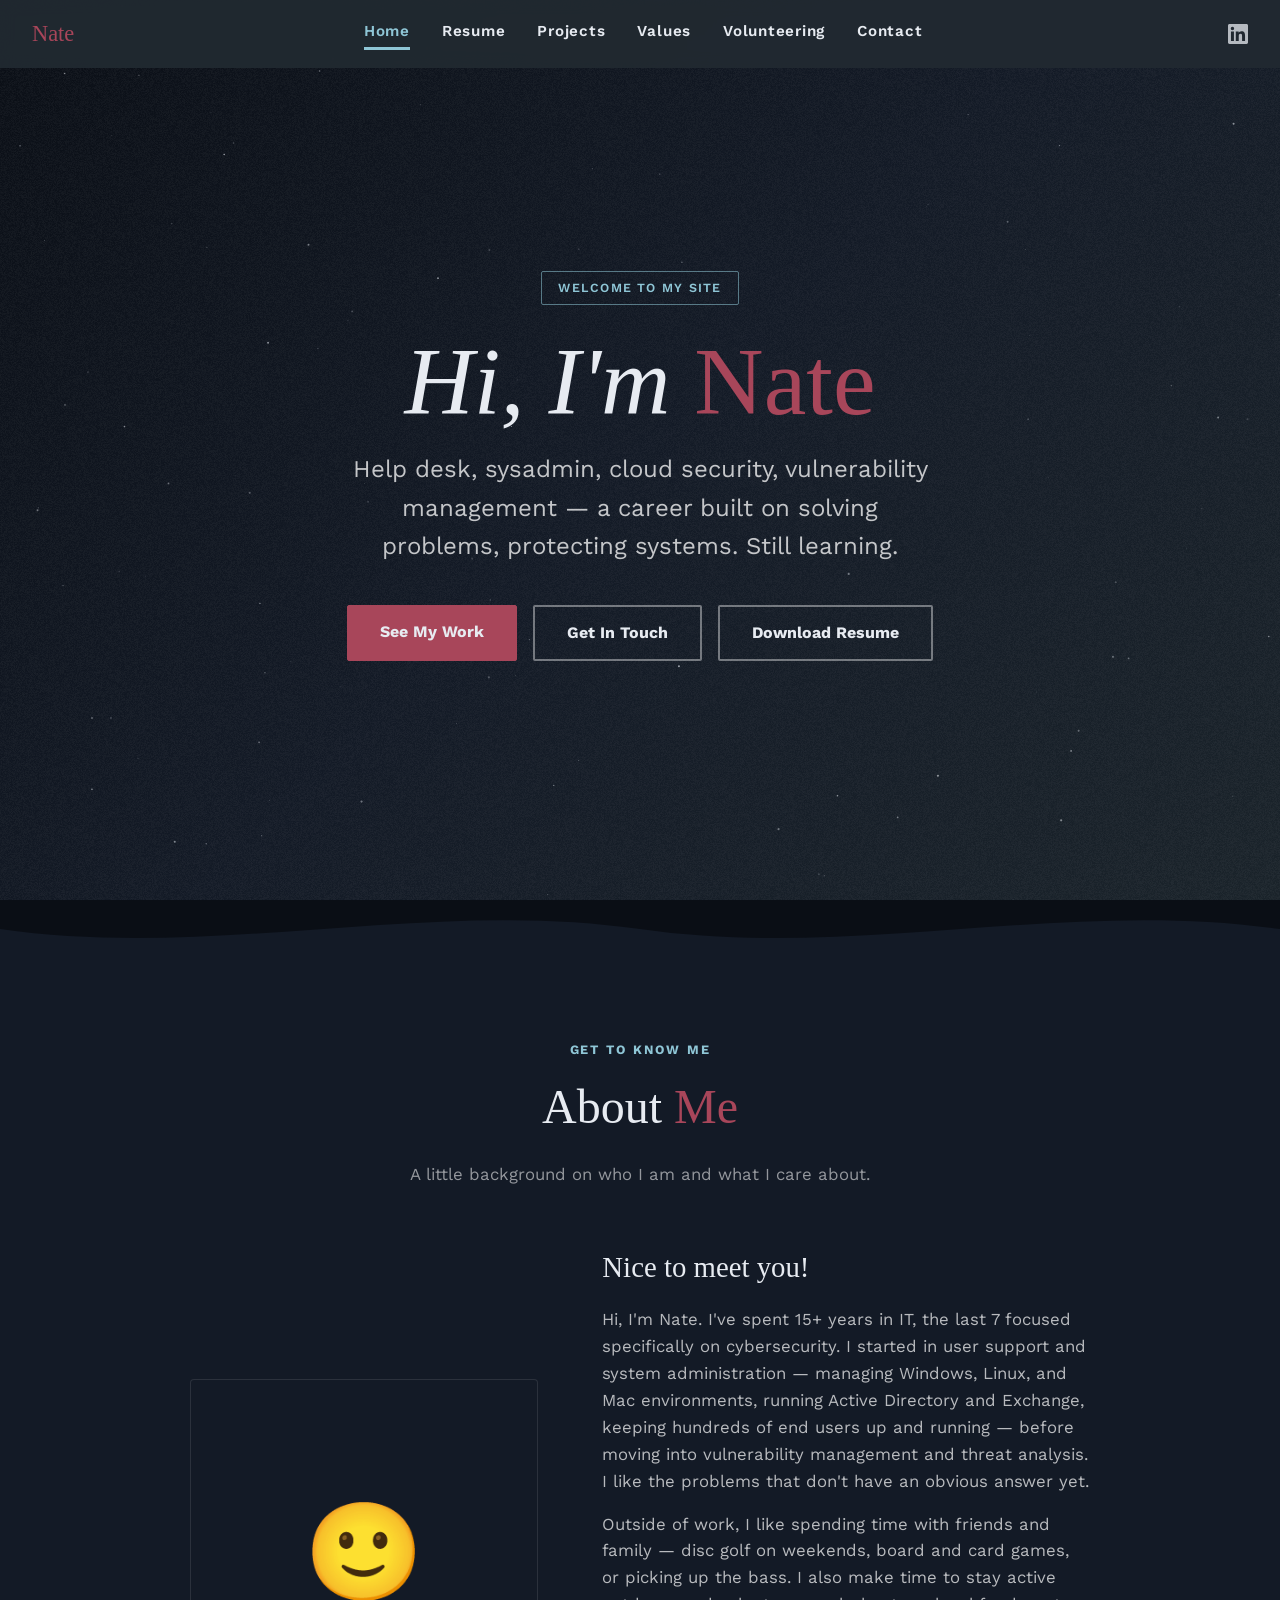
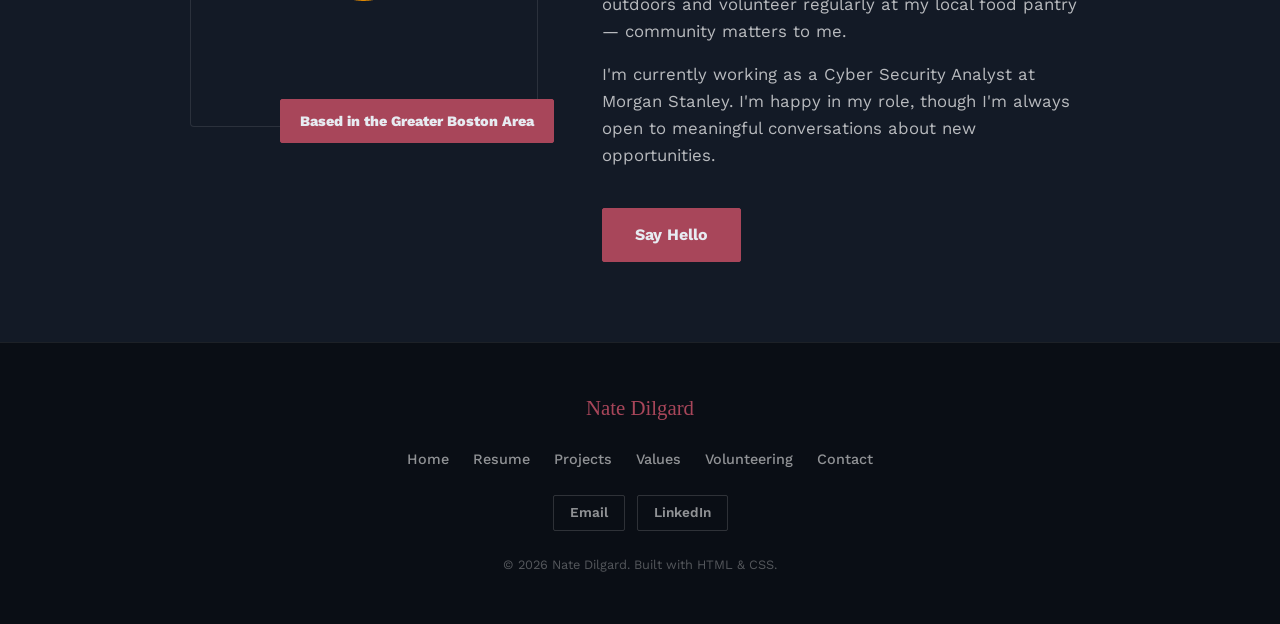
<file: index.html>
<!DOCTYPE html>
<html lang="en">
<head>
  <meta charset="UTF-8" />
  <meta name="viewport" content="width=device-width, initial-scale=1.0" />
  <title>Nate Dilgard — Personal Website</title>
  <meta name="description" content="Nate Dilgard — Cybersecurity professional with 15+ years in IT and 7 in security. Specializing in vulnerability management, cloud security, and incident response. Based in the Greater Boston area." />
  <meta property="og:type" content="website" />
  <meta property="og:title" content="Nate Dilgard — Cybersecurity Professional" />
  <meta property="og:description" content="15+ years in IT and cybersecurity. Vulnerability management, cloud security, and incident response specialist based in the Greater Boston area." />
  <link rel="icon" type="image/svg+xml" href="favicon.svg" />
  <link rel="stylesheet" href="styles.css" />
</head>
<body>

  <nav>
    <a href="index.html" class="nav-logo">Nate</a>
    <ul class="nav-links">
      <li><a href="index.html" class="active">Home</a></li>
      <li><a href="resume.html">Resume</a></li>
      <li><a href="projects.html">Projects</a></li>
      <li><a href="values.html">Values</a></li>
      <li><a href="volunteering.html">Volunteering</a></li>
      <li><a href="contact.html">Contact</a></li>
    </ul>
    <a href="https://www.linkedin.com/in/nate-dilgard-48466a14/" class="nav-linkedin" target="_blank" rel="noopener noreferrer">
      <svg xmlns="http://www.w3.org/2000/svg" viewBox="0 0 24 24" width="20" height="20" fill="currentColor"><path d="M20.447 20.452h-3.554v-5.569c0-1.328-.027-3.037-1.852-3.037-1.853 0-2.136 1.445-2.136 2.939v5.667H9.351V9h3.414v1.561h.046c.477-.9 1.637-1.85 3.37-1.85 3.601 0 4.267 2.37 4.267 5.455v6.286zM5.337 7.433a2.062 2.062 0 0 1-2.063-2.065 2.064 2.064 0 1 1 2.063 2.065zm1.782 13.019H3.555V9h3.564v11.452zM22.225 0H1.771C.792 0 0 .774 0 1.729v20.542C0 23.227.792 24 1.771 24h20.451C23.2 24 24 23.227 24 22.271V1.729C24 .774 23.2 0 22.222 0h.003z"/></svg>
    </a>
    <button class="nav-hamburger" aria-label="Toggle menu">
      <span></span><span></span><span></span>
    </button>
  </nav>

  <!-- ===================== HERO ===================== -->
  <section id="hero">
    <canvas id="hero-texture" aria-hidden="true"></canvas>
    <span class="hero-tag">Welcome to my site</span>

    <h1 class="hero-name">
      Hi, I'm <span>Nate</span>
    </h1>

    <p class="hero-tagline">
      Help desk, sysadmin, cloud security, vulnerability management — a career built on solving problems, protecting systems. Still learning.
    </p>

    <div class="hero-buttons">
      <a href="projects.html" class="btn btn-primary">See My Work</a>
      <a href="contact.html" class="btn btn-secondary">Get In Touch</a>
      <a href="Files/Nathan_Dilgard_Resume.pdf" download class="btn btn-secondary">Download Resume</a>
    </div>
  </section>

  <div class="wave-divider">
    <svg viewBox="0 0 1440 70" preserveAspectRatio="none" xmlns="http://www.w3.org/2000/svg">
      <path d="M0,35 C240,70 480,0 720,35 C960,70 1200,0 1440,35 L1440,70 L0,70 Z" fill="#131a26"/>
    </svg>
  </div>

  <!-- ===================== ABOUT ===================== -->
  <section id="about">
    <p class="section-label">Get to know me</p>
    <h2 class="section-title">About <span>Me</span></h2>
    <p class="section-subtitle">A little background on who I am and what I care about.</p>

    <div class="about-grid">
      <div class="about-avatar-wrap">
        <div class="about-avatar">🙂</div>
        <div class="about-badge">Based in the Greater Boston Area</div>
      </div>

      <div class="about-text">
        <h3>Nice to meet you!</h3>

        <p>
          Hi, I'm Nate. I've spent 15+ years in IT, the last 7 focused specifically on
          cybersecurity. I started in user support and system administration — managing
          Windows, Linux, and Mac environments, running Active Directory and Exchange, keeping
          hundreds of end users up and running — before moving into vulnerability management
          and threat analysis. I like the problems that don't have an obvious answer yet.
        </p>
        <p>
          Outside of work, I like spending time with friends and family — disc golf on weekends,
          board and card games, or picking up the bass. I also make time to stay active outdoors
          and volunteer regularly at my local food pantry — community matters to me.
        </p>
        <p>
          I'm currently working as a Cyber Security Analyst at Morgan Stanley. I'm happy in
          my role, though I'm always open to meaningful conversations about new opportunities.
        </p>

        <a href="contact.html" class="btn btn-primary" style="margin-top:1.5rem;">Say Hello</a>
      </div>
    </div>
  </section>

  <button class="back-to-top" id="back-to-top" aria-label="Back to top">↑</button>

  <footer>
    <div class="footer-content">
      <a href="index.html" class="footer-brand">Nate Dilgard</a>
      <nav class="footer-nav">
        <a href="index.html">Home</a>
        <a href="resume.html">Resume</a>
        <a href="projects.html">Projects</a>
        <a href="values.html">Values</a>
        <a href="volunteering.html">Volunteering</a>
        <a href="contact.html">Contact</a>
      </nav>
      <div class="footer-social">
        <a href="mailto:ndilgard@gmail.com">Email</a>
        <a href="https://www.linkedin.com/in/nate-dilgard-48466a14/" target="_blank" rel="noopener noreferrer">LinkedIn</a>
      </div>
      <p class="footer-copy">© 2026 Nate Dilgard. Built with HTML &amp; CSS.</p>
    </div>
  </footer>

  <script src="main.js"></script>
</body>
</html>
</file>
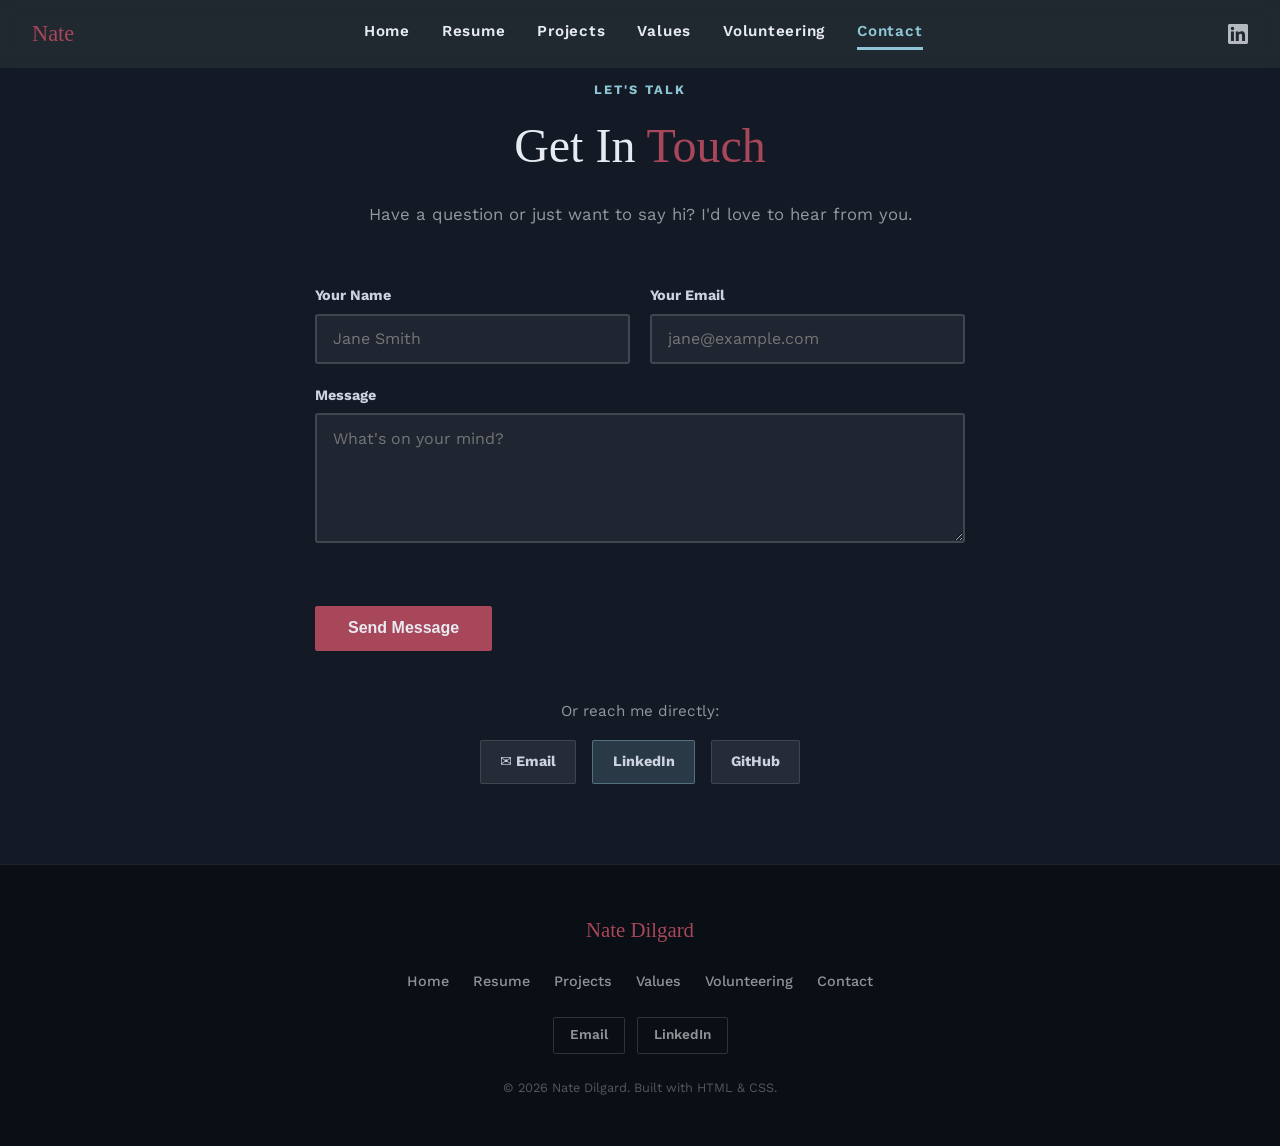
<file: contact.html>
<!DOCTYPE html>
<html lang="en">
<head>
  <meta charset="UTF-8" />
  <meta name="viewport" content="width=device-width, initial-scale=1.0" />
  <title>Contact — Nate Dilgard</title>
  <meta name="description" content="Get in touch with Nate Dilgard — cybersecurity professional based in the Greater Boston area. Available via email, LinkedIn, or the contact form." />
  <meta property="og:type" content="website" />
  <meta property="og:title" content="Contact — Nate Dilgard" />
  <meta property="og:description" content="Get in touch with Nate Dilgard, cybersecurity professional based in the Greater Boston area." />
  <link rel="icon" type="image/svg+xml" href="favicon.svg" />
  <link rel="stylesheet" href="styles.css" />
</head>
<body>

  <nav>
    <a href="index.html" class="nav-logo">Nate</a>
    <ul class="nav-links">
      <li><a href="index.html">Home</a></li>
      <li><a href="resume.html">Resume</a></li>
      <li><a href="projects.html">Projects</a></li>
      <li><a href="values.html">Values</a></li>
      <li><a href="volunteering.html">Volunteering</a></li>
      <li><a href="contact.html" class="active">Contact</a></li>
    </ul>
    <a href="https://www.linkedin.com/in/nate-dilgard-48466a14/" class="nav-linkedin" target="_blank" rel="noopener noreferrer">
      <svg xmlns="http://www.w3.org/2000/svg" viewBox="0 0 24 24" width="20" height="20" fill="currentColor"><path d="M20.447 20.452h-3.554v-5.569c0-1.328-.027-3.037-1.852-3.037-1.853 0-2.136 1.445-2.136 2.939v5.667H9.351V9h3.414v1.561h.046c.477-.9 1.637-1.85 3.37-1.85 3.601 0 4.267 2.37 4.267 5.455v6.286zM5.337 7.433a2.062 2.062 0 0 1-2.063-2.065 2.064 2.064 0 1 1 2.063 2.065zm1.782 13.019H3.555V9h3.564v11.452zM22.225 0H1.771C.792 0 0 .774 0 1.729v20.542C0 23.227.792 24 1.771 24h20.451C23.2 24 24 23.227 24 22.271V1.729C24 .774 23.2 0 22.222 0h.003z"/></svg>
    </a>
    <button class="nav-hamburger" aria-label="Toggle menu">
      <span></span><span></span><span></span>
    </button>
  </nav>

  <!-- ===================== CONTACT ===================== -->
  <section id="contact">
    <p class="section-label">Let's talk</p>
    <h2 class="section-title">Get In <span>Touch</span></h2>
    <p class="section-subtitle">Have a question or just want to say hi? I'd love to hear from you.</p>

    <div class="contact-wrap">

      <form class="contact-form" id="contact-form"
            action="https://formspree.io/f/mojrybdd"
            method="POST">
        <div class="form-row">
          <div class="form-group">
            <label for="name">Your Name</label>
            <input type="text" id="name" name="name" placeholder="Jane Smith" required />
          </div>
          <div class="form-group">
            <label for="email">Your Email</label>
            <input type="email" id="email" name="email" placeholder="jane@example.com" required />
          </div>
        </div>
        <div class="form-group">
          <label for="message">Message</label>
          <textarea id="message" name="message" placeholder="What's on your mind?" required></textarea>
        </div>
        <div id="form-status" class="form-status" aria-live="polite"></div>
        <button type="submit" id="form-submit" class="btn btn-primary" style="align-self:flex-start;">Send Message</button>
      </form>

      <div class="contact-social">
        <p>Or reach me directly:</p>
        <div class="social-links">
          <a href="mailto:ndilgard@gmail.com" class="social-link email">✉️ Email</a>
          <a href="https://www.linkedin.com/in/nate-dilgard-48466a14/" class="social-link linkedin" target="_blank">LinkedIn</a>
          <a href="https://github.com/your-username" class="social-link github" target="_blank">GitHub</a>
        </div>
      </div>

    </div>
  </section>

  <button class="back-to-top" id="back-to-top" aria-label="Back to top">↑</button>

  <footer>
    <div class="footer-content">
      <a href="index.html" class="footer-brand">Nate Dilgard</a>
      <nav class="footer-nav">
        <a href="index.html">Home</a>
        <a href="resume.html">Resume</a>
        <a href="projects.html">Projects</a>
        <a href="values.html">Values</a>
        <a href="volunteering.html">Volunteering</a>
        <a href="contact.html">Contact</a>
      </nav>
      <div class="footer-social">
        <a href="mailto:ndilgard@gmail.com">Email</a>
        <a href="https://www.linkedin.com/in/nate-dilgard-48466a14/" target="_blank" rel="noopener noreferrer">LinkedIn</a>
      </div>
      <p class="footer-copy">© 2026 Nate Dilgard. Built with HTML &amp; CSS.</p>
    </div>
  </footer>

  <script>
    const form = document.getElementById('contact-form');
    const submitBtn = document.getElementById('form-submit');
    const statusEl = document.getElementById('form-status');

    form.addEventListener('submit', async function (e) {
      e.preventDefault();
      submitBtn.textContent = 'Sending…';
      submitBtn.disabled = true;
      statusEl.textContent = '';
      statusEl.className = 'form-status';

      try {
        const res = await fetch(form.action, {
          method: 'POST',
          body: new FormData(form),
          headers: { 'Accept': 'application/json' }
        });

        if (res.ok) {
          statusEl.textContent = 'Message sent! I\'ll get back to you soon.';
          statusEl.classList.add('form-status--success');
          form.reset();
          submitBtn.textContent = 'Send Message';
          submitBtn.disabled = false;
        } else {
          const data = await res.json();
          const msg = data.errors ? data.errors.map(e => e.message).join(', ') : 'Something went wrong.';
          statusEl.textContent = msg;
          statusEl.classList.add('form-status--error');
          submitBtn.textContent = 'Send Message';
          submitBtn.disabled = false;
        }
      } catch {
        statusEl.textContent = 'Network error — please try again.';
        statusEl.classList.add('form-status--error');
        submitBtn.textContent = 'Send Message';
        submitBtn.disabled = false;
      }
    });
  </script>

  <script src="main.js"></script>
</body>
</html>
</file>
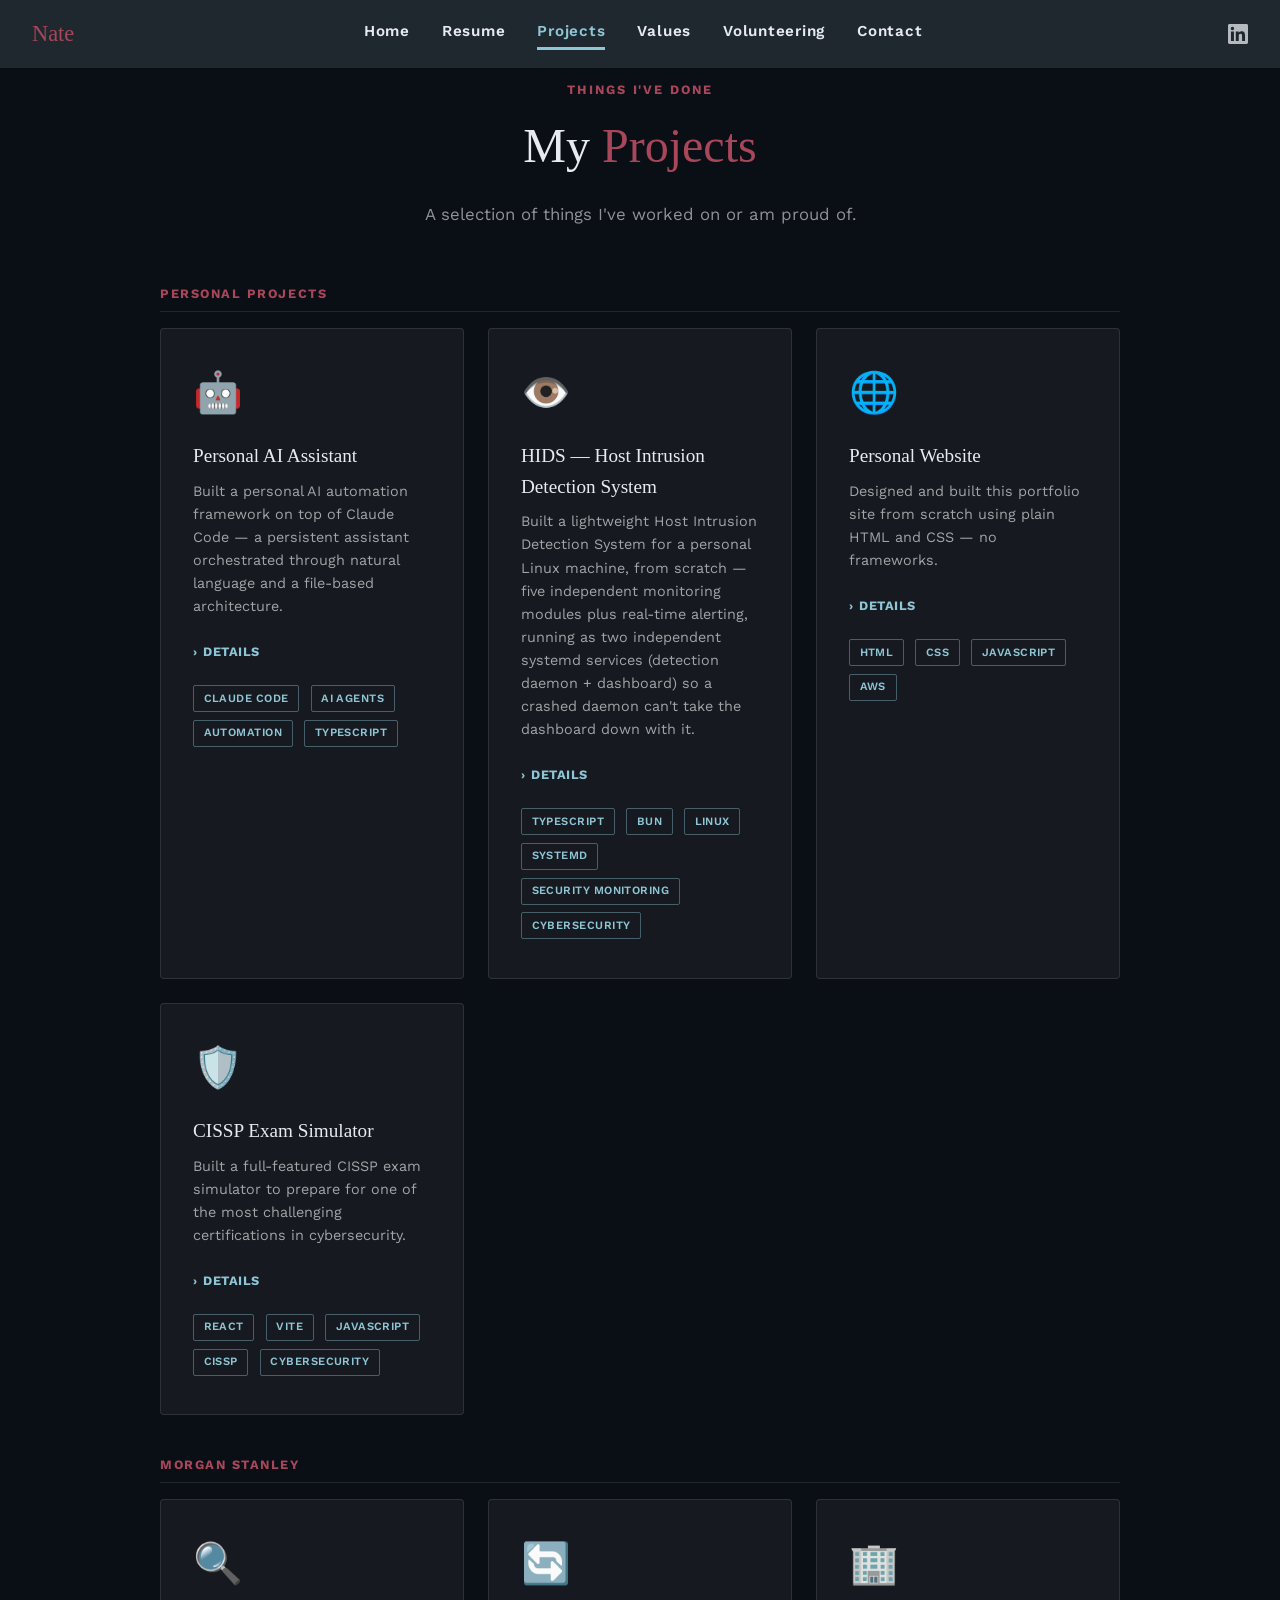
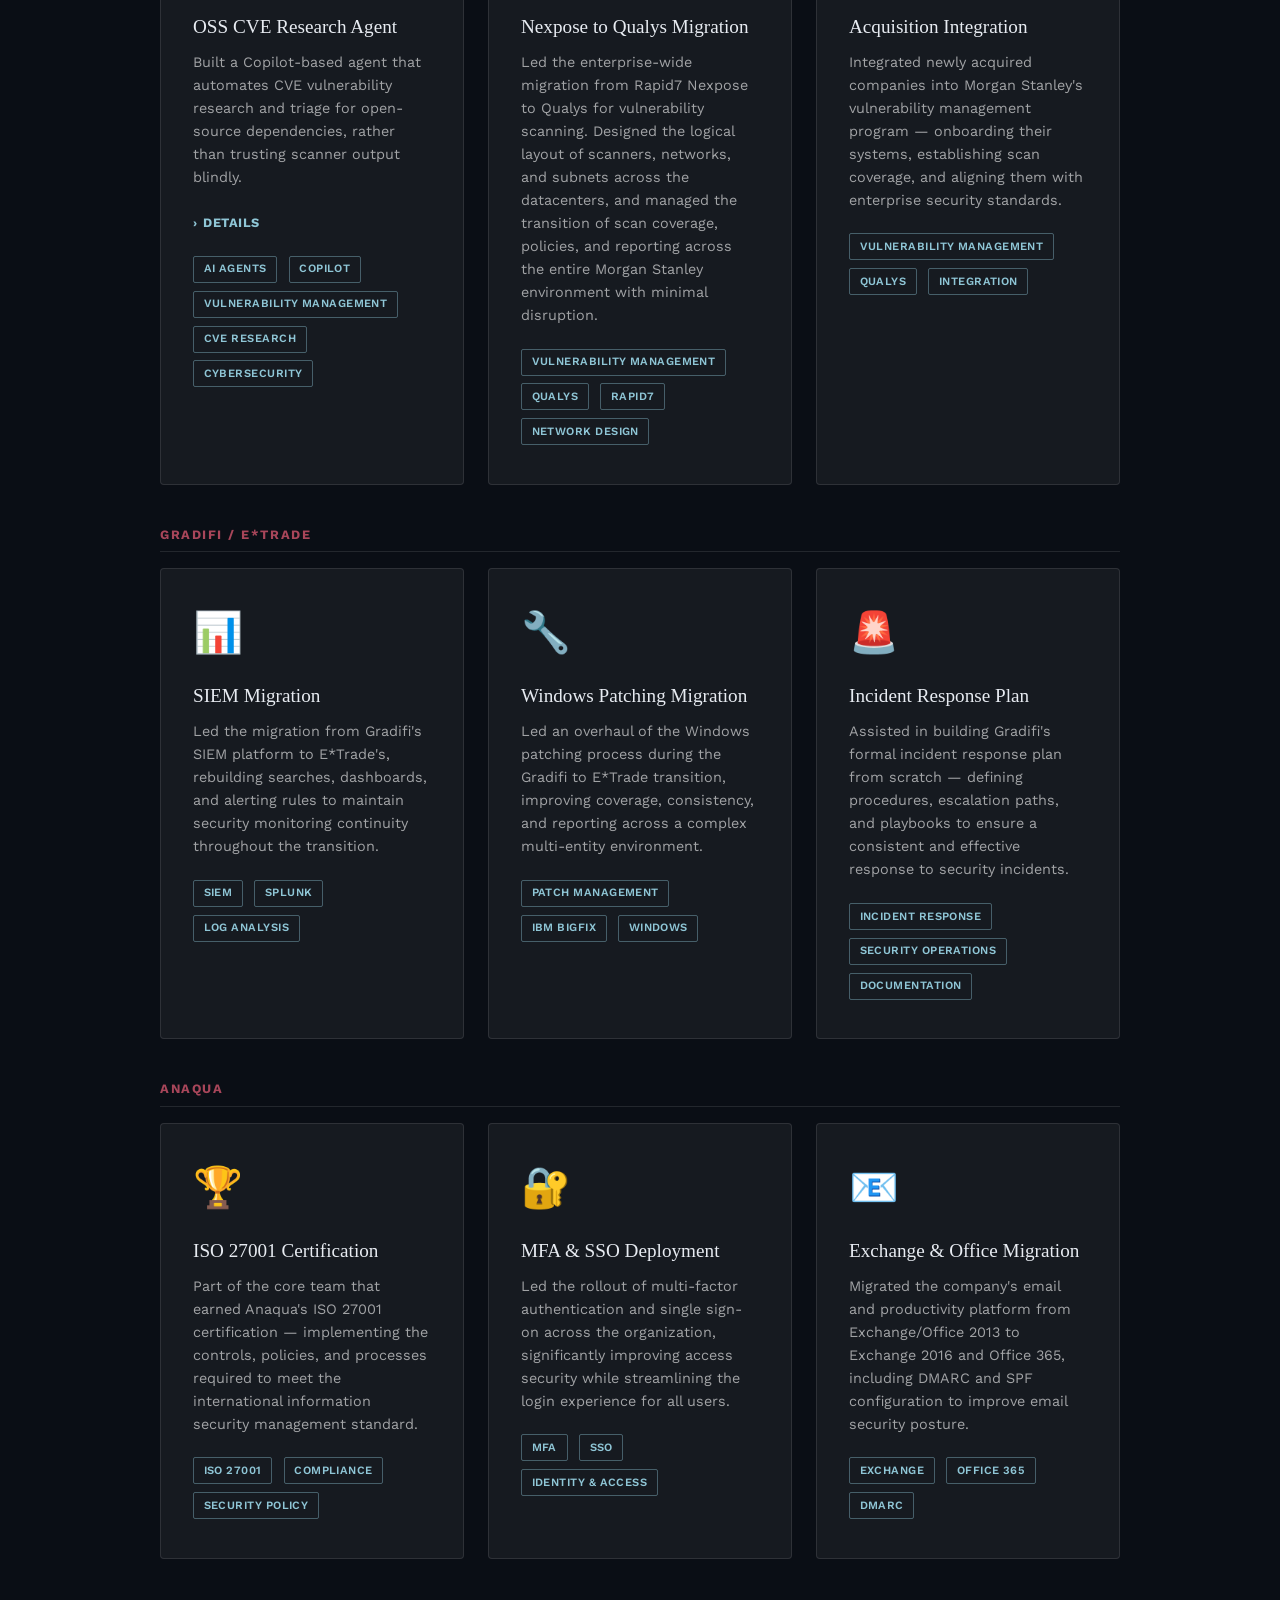
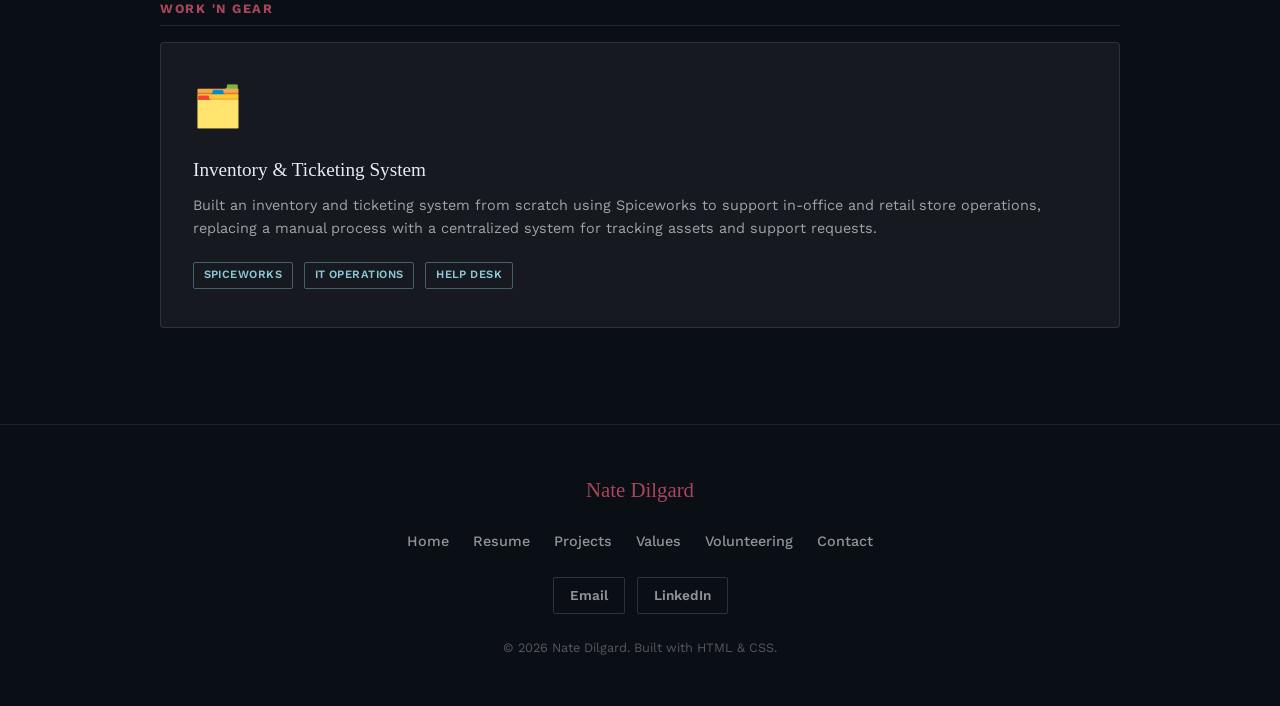
<file: projects.html>
<!DOCTYPE html>
<html lang="en">
<head>
  <meta charset="UTF-8" />
  <meta name="viewport" content="width=device-width, initial-scale=1.0" />
  <title>Projects — Nate Dilgard</title>
  <meta name="description" content="Projects by Nate Dilgard — cybersecurity and IT projects including cloud infrastructure, security tooling, and personal development work." />
  <meta property="og:type" content="website" />
  <meta property="og:title" content="Projects — Nate Dilgard" />
  <meta property="og:description" content="Cybersecurity and IT projects including enterprise migrations, security programs, and personal development work." />
  <link rel="icon" type="image/svg+xml" href="favicon.svg" />
  <link rel="stylesheet" href="styles.css" />
</head>
<body>

  <nav>
    <a href="index.html" class="nav-logo">Nate</a>
    <ul class="nav-links">
      <li><a href="index.html">Home</a></li>
      <li><a href="resume.html">Resume</a></li>
      <li><a href="projects.html" class="active">Projects</a></li>
      <li><a href="values.html">Values</a></li>
      <li><a href="volunteering.html">Volunteering</a></li>
      <li><a href="contact.html">Contact</a></li>
    </ul>
    <a href="https://www.linkedin.com/in/nate-dilgard-48466a14/" class="nav-linkedin" target="_blank" rel="noopener noreferrer">
      <svg xmlns="http://www.w3.org/2000/svg" viewBox="0 0 24 24" width="20" height="20" fill="currentColor"><path d="M20.447 20.452h-3.554v-5.569c0-1.328-.027-3.037-1.852-3.037-1.853 0-2.136 1.445-2.136 2.939v5.667H9.351V9h3.414v1.561h.046c.477-.9 1.637-1.85 3.37-1.85 3.601 0 4.267 2.37 4.267 5.455v6.286zM5.337 7.433a2.062 2.062 0 0 1-2.063-2.065 2.064 2.064 0 1 1 2.063 2.065zm1.782 13.019H3.555V9h3.564v11.452zM22.225 0H1.771C.792 0 0 .774 0 1.729v20.542C0 23.227.792 24 1.771 24h20.451C23.2 24 24 23.227 24 22.271V1.729C24 .774 23.2 0 22.222 0h.003z"/></svg>
    </a>
    <button class="nav-hamburger" aria-label="Toggle menu">
      <span></span><span></span><span></span>
    </button>
  </nav>

  <!-- ===================== PROJECTS ===================== -->
  <section id="projects">
    <p class="section-label">Things I've done</p>
    <h2 class="section-title">My <span>Projects</span></h2>
    <p class="section-subtitle">A selection of things I've worked on or am proud of.</p>

    <div class="projects-wrap">

      <h3 class="projects-category">Personal Projects</h3>
      <div class="projects-grid">

        <div class="project-card">
          <div class="project-emoji">🤖</div>
          <h3>Personal AI Assistant</h3>
          <p>
            Built a personal AI automation framework on top of Claude Code — a persistent assistant
            orchestrated through natural language and a file-based architecture.
          </p>
          <details class="project-details">
            <summary><span class="chevron">›</span> Details</summary>
            <ul>
              <li><strong>Structured memory:</strong> persists context and preferences across
                sessions instead of starting from zero each time</li>
              <li><strong>Custom commands & scheduled automations:</strong> recurring tasks, like a
                daily job-search digest, run unattended</li>
              <li><strong>Integrations:</strong> email, financial data, and web scraping via MCP</li>
            </ul>
          </details>
          <div>
            <span class="project-tag">Claude Code</span>
            <span class="project-tag">AI Agents</span>
            <span class="project-tag">Automation</span>
            <span class="project-tag">TypeScript</span>
          </div>
        </div>

        <div class="project-card">
          <div class="project-emoji">👁️</div>
          <h3>HIDS — Host Intrusion Detection System</h3>
          <p>
            Built a lightweight Host Intrusion Detection System for a personal Linux machine, from
            scratch — five independent monitoring modules plus real-time alerting, running as two
            independent systemd services (detection daemon + dashboard) so a crashed daemon can't
            take the dashboard down with it.
          </p>
          <details class="project-details">
            <summary><span class="chevron">›</span> Details</summary>
            <ul>
              <li><strong>File integrity:</strong> real-time inotify watches plus periodic
                reconciliation; also hashes every binary that's earned network-level trust, so
                tampering after the fact still gets caught</li>
              <li><strong>Process monitoring:</strong> flags binaries running from suspicious paths
                or deleted from disk</li>
              <li><strong>Auth logs:</strong> streams journalctl for failed logins and sudo
                attempts</li>
              <li><strong>Network activity:</strong> new listening ports and outbound connections,
                tracked per-process and per-destination-subnet — closes the "trust forever" gap for
                a compromised-but-familiar process without CDN edge-IP rotation causing noise</li>
              <li><strong>Self-protection:</strong> pings an external dead-man's-switch every 2
                minutes, since nothing running only on the host can reliably report its own
                death</li>
              <li>Real-time, debounced email alerting; dashboard shows a live/stale banner derived
                independently of the daemon it's monitoring</li>
              <li><strong>Alert triage:</strong> a scheduled review pass applies real investigative
                judgment to every new finding — reverse-DNS/ASN lookups on network events,
                always-escalate rules for auth and file-tamper alerts — so routine noise stays
                silent and only genuinely alarming findings ever reach an inbox</li>
              <li><strong>Alert whitelisting:</strong> dashboard-managed rules suppress known-noisy
                findings by module/field/value; nothing's silently dropped though — a filterable
                "Suppressed Events" audit view keeps every suppressed finding visible, with one
                click to reverse a bad rule</li>
              <li><strong>Remote triage:</strong> alert emails carry a dashboard link plus a
                signed, single-use "whitelist this" link per finding — reachable from any device on
                the home network, so noise gets handled without needing to be at the machine</li>
            </ul>
          </details>
          <div>
            <span class="project-tag">TypeScript</span>
            <span class="project-tag">Bun</span>
            <span class="project-tag">Linux</span>
            <span class="project-tag">systemd</span>
            <span class="project-tag">Security Monitoring</span>
            <span class="project-tag">Cybersecurity</span>
          </div>
        </div>

        <div class="project-card">
          <div class="project-emoji">🌐</div>
          <h3>Personal Website</h3>
          <p>
            Designed and built this portfolio site from scratch using plain HTML and CSS — no
            frameworks.
          </p>
          <details class="project-details">
            <summary><span class="chevron">›</span> Details</summary>
            <ul>
              <li><strong>Design:</strong> custom "Deep Field" color scheme, multi-page
                layout, responsive across devices</li>
              <li><strong>Interactivity:</strong> scroll animations and an experience timeline</li>
              <li><strong>Deployment:</strong> planned for AWS (S3, CloudFront, Route 53)</li>
            </ul>
          </details>
          <div>
            <span class="project-tag">HTML</span>
            <span class="project-tag">CSS</span>
            <span class="project-tag">JavaScript</span>
            <span class="project-tag">AWS</span>
          </div>
        </div>

        <div class="project-card">
          <div class="project-emoji">🛡️</div>
          <h3>CISSP Exam Simulator</h3>
          <p>
            Built a full-featured CISSP exam simulator to prepare for one of the most challenging
            certifications in cybersecurity.
          </p>
          <details class="project-details">
            <summary><span class="chevron">›</span> Details</summary>
            <ul>
              <li><strong>CAT exam mode:</strong> Computerized Adaptive Testing that adjusts
                question difficulty in real time based on performance, mirroring the real exam
                format</li>
              <li><strong>Practice mode:</strong> study by domain instead of a full timed run</li>
              <li><strong>Question bank:</strong> AI-generated questions spanning all 8 CISSP
                domains across three difficulty levels</li>
            </ul>
          </details>
          <div>
            <span class="project-tag">React</span>
            <span class="project-tag">Vite</span>
            <span class="project-tag">JavaScript</span>
            <span class="project-tag">CISSP</span>
            <span class="project-tag">Cybersecurity</span>
          </div>
        </div>

      </div>

      <h3 class="projects-category">Morgan Stanley</h3>
      <div class="projects-grid">

        <div class="project-card">
          <div class="project-emoji">🔍</div>
          <h3>OSS CVE Research Agent</h3>
          <p>
            Built a Copilot-based agent that automates CVE vulnerability research and triage for
            open-source dependencies, rather than trusting scanner output blindly.
          </p>
          <details class="project-details">
            <summary><span class="chevron">›</span> Details</summary>
            <ul>
              <li><strong>Sourcing:</strong> cross-references NVD, MITRE, GitHub Security
                Advisories, and vendor advisories</li>
              <li><strong>Dependency tracing:</strong> traces direct and transitive dependency
                chains to confirm a vulnerable path actually exists</li>
              <li><strong>Verdicts:</strong> classifies each CVE as Affected, Not Affected, or
                Potentially Affected, with explicit support for false-positive analysis</li>
              <li><strong>Reporting:</strong> generates an audit-ready report per CVE with
                justification, dependency path, and cited evidence for every conclusion</li>
            </ul>
          </details>
          <div>
            <span class="project-tag">AI Agents</span>
            <span class="project-tag">Copilot</span>
            <span class="project-tag">Vulnerability Management</span>
            <span class="project-tag">CVE Research</span>
            <span class="project-tag">Cybersecurity</span>
          </div>
        </div>

        <div class="project-card">
          <div class="project-emoji">🔄</div>
          <h3>Nexpose to Qualys Migration</h3>
          <p>
            Led the enterprise-wide migration from Rapid7 Nexpose to Qualys for vulnerability
            scanning. Designed the logical layout of scanners, networks, and subnets across the
            datacenters, and managed the transition of scan coverage, policies, and reporting
            across the entire Morgan Stanley environment with minimal disruption.
          </p>
          <div>
            <span class="project-tag">Vulnerability Management</span>
            <span class="project-tag">Qualys</span>
            <span class="project-tag">Rapid7</span>
            <span class="project-tag">Network Design</span>
          </div>
        </div>

        <div class="project-card">
          <div class="project-emoji">🏢</div>
          <h3>Acquisition Integration</h3>
          <p>
            Integrated newly acquired companies into Morgan Stanley's vulnerability management
            program — onboarding their systems, establishing scan coverage, and aligning them
            with enterprise security standards.
          </p>
          <div>
            <span class="project-tag">Vulnerability Management</span>
            <span class="project-tag">Qualys</span>
            <span class="project-tag">Integration</span>
          </div>
        </div>

      </div>

      <h3 class="projects-category">Gradifi / E*Trade</h3>
      <div class="projects-grid">

        <div class="project-card">
          <div class="project-emoji">📊</div>
          <h3>SIEM Migration</h3>
          <p>
            Led the migration from Gradifi's SIEM platform to E*Trade's, rebuilding searches,
            dashboards, and alerting rules to maintain security monitoring continuity throughout
            the transition.
          </p>
          <div>
            <span class="project-tag">SIEM</span>
            <span class="project-tag">Splunk</span>
            <span class="project-tag">Log Analysis</span>
          </div>
        </div>

        <div class="project-card">
          <div class="project-emoji">🔧</div>
          <h3>Windows Patching Migration</h3>
          <p>
            Led an overhaul of the Windows patching process during the Gradifi to E*Trade
            transition, improving coverage, consistency, and reporting across a complex
            multi-entity environment.
          </p>
          <div>
            <span class="project-tag">Patch Management</span>
            <span class="project-tag">IBM BigFix</span>
            <span class="project-tag">Windows</span>
          </div>
        </div>

        <div class="project-card">
          <div class="project-emoji">🚨</div>
          <h3>Incident Response Plan</h3>
          <p>
            Assisted in building Gradifi's formal incident response plan from scratch —
            defining procedures, escalation paths, and playbooks to ensure a consistent and
            effective response to security incidents.
          </p>
          <div>
            <span class="project-tag">Incident Response</span>
            <span class="project-tag">Security Operations</span>
            <span class="project-tag">Documentation</span>
          </div>
        </div>

      </div>

      <h3 class="projects-category">Anaqua</h3>
      <div class="projects-grid">

        <div class="project-card">
          <div class="project-emoji">🏆</div>
          <h3>ISO 27001 Certification</h3>
          <p>
            Part of the core team that earned Anaqua's ISO 27001 certification — implementing
            the controls, policies, and processes required to meet the international information
            security management standard.
          </p>
          <div>
            <span class="project-tag">ISO 27001</span>
            <span class="project-tag">Compliance</span>
            <span class="project-tag">Security Policy</span>
          </div>
        </div>

        <div class="project-card">
          <div class="project-emoji">🔐</div>
          <h3>MFA & SSO Deployment</h3>
          <p>
            Led the rollout of multi-factor authentication and single sign-on across the
            organization, significantly improving access security while streamlining the
            login experience for all users.
          </p>
          <div>
            <span class="project-tag">MFA</span>
            <span class="project-tag">SSO</span>
            <span class="project-tag">Identity & Access</span>
          </div>
        </div>

        <div class="project-card">
          <div class="project-emoji">📧</div>
          <h3>Exchange & Office Migration</h3>
          <p>
            Migrated the company's email and productivity platform from Exchange/Office 2013
            to Exchange 2016 and Office 365, including DMARC and SPF configuration to improve
            email security posture.
          </p>
          <div>
            <span class="project-tag">Exchange</span>
            <span class="project-tag">Office 365</span>
            <span class="project-tag">DMARC</span>
          </div>
        </div>

      </div>

      <h3 class="projects-category">Work 'n Gear</h3>
      <div class="projects-grid">

        <div class="project-card">
          <div class="project-emoji">🗂️</div>
          <h3>Inventory & Ticketing System</h3>
          <p>
            Built an inventory and ticketing system from scratch using Spiceworks to support
            in-office and retail store operations, replacing a manual process with a centralized
            system for tracking assets and support requests.
          </p>
          <div>
            <span class="project-tag">Spiceworks</span>
            <span class="project-tag">IT Operations</span>
            <span class="project-tag">Help Desk</span>
          </div>
        </div>

      </div>

    </div>
  </section>

  <button class="back-to-top" id="back-to-top" aria-label="Back to top">↑</button>

  <footer>
    <div class="footer-content">
      <a href="index.html" class="footer-brand">Nate Dilgard</a>
      <nav class="footer-nav">
        <a href="index.html">Home</a>
        <a href="resume.html">Resume</a>
        <a href="projects.html">Projects</a>
        <a href="values.html">Values</a>
        <a href="volunteering.html">Volunteering</a>
        <a href="contact.html">Contact</a>
      </nav>
      <div class="footer-social">
        <a href="mailto:ndilgard@gmail.com">Email</a>
        <a href="https://www.linkedin.com/in/nate-dilgard-48466a14/" target="_blank" rel="noopener noreferrer">LinkedIn</a>
      </div>
      <p class="footer-copy">© 2026 Nate Dilgard. Built with HTML &amp; CSS.</p>
    </div>
  </footer>

  <script src="main.js"></script>
</body>
</html>
</file>
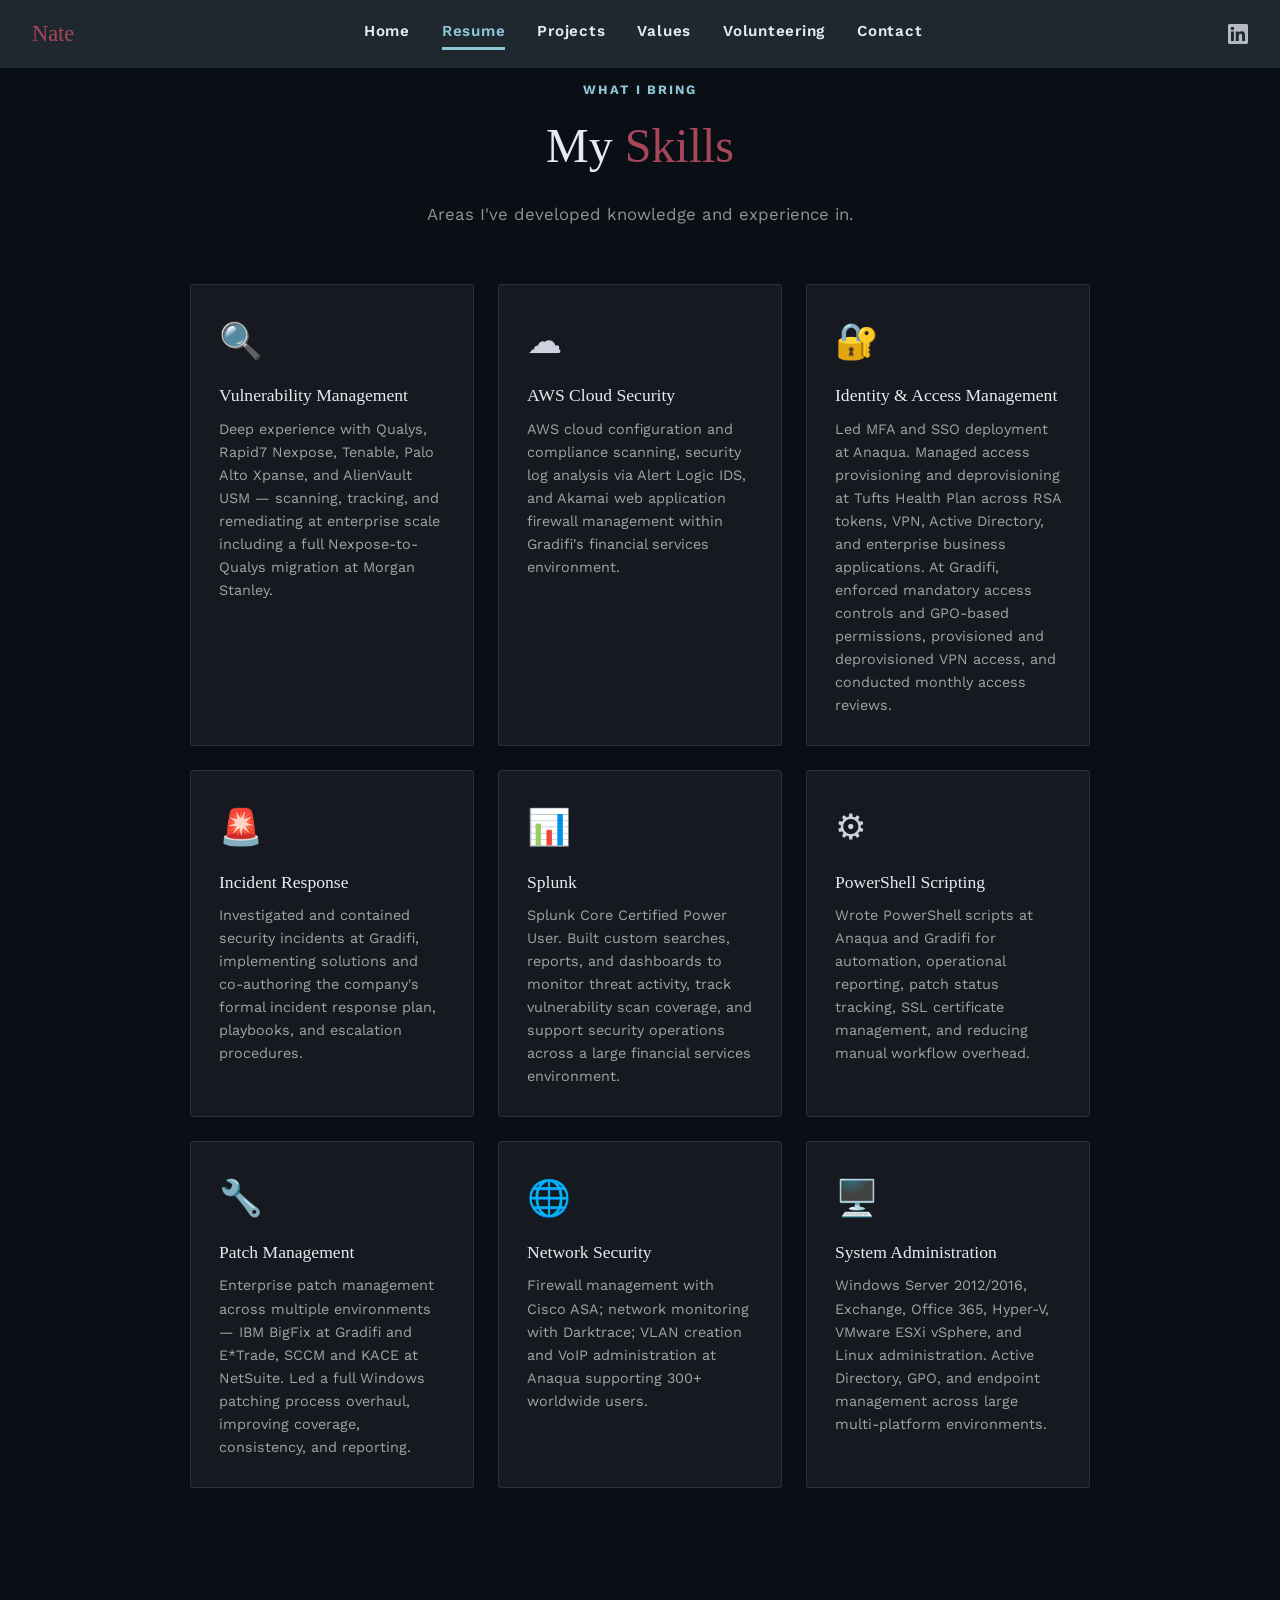
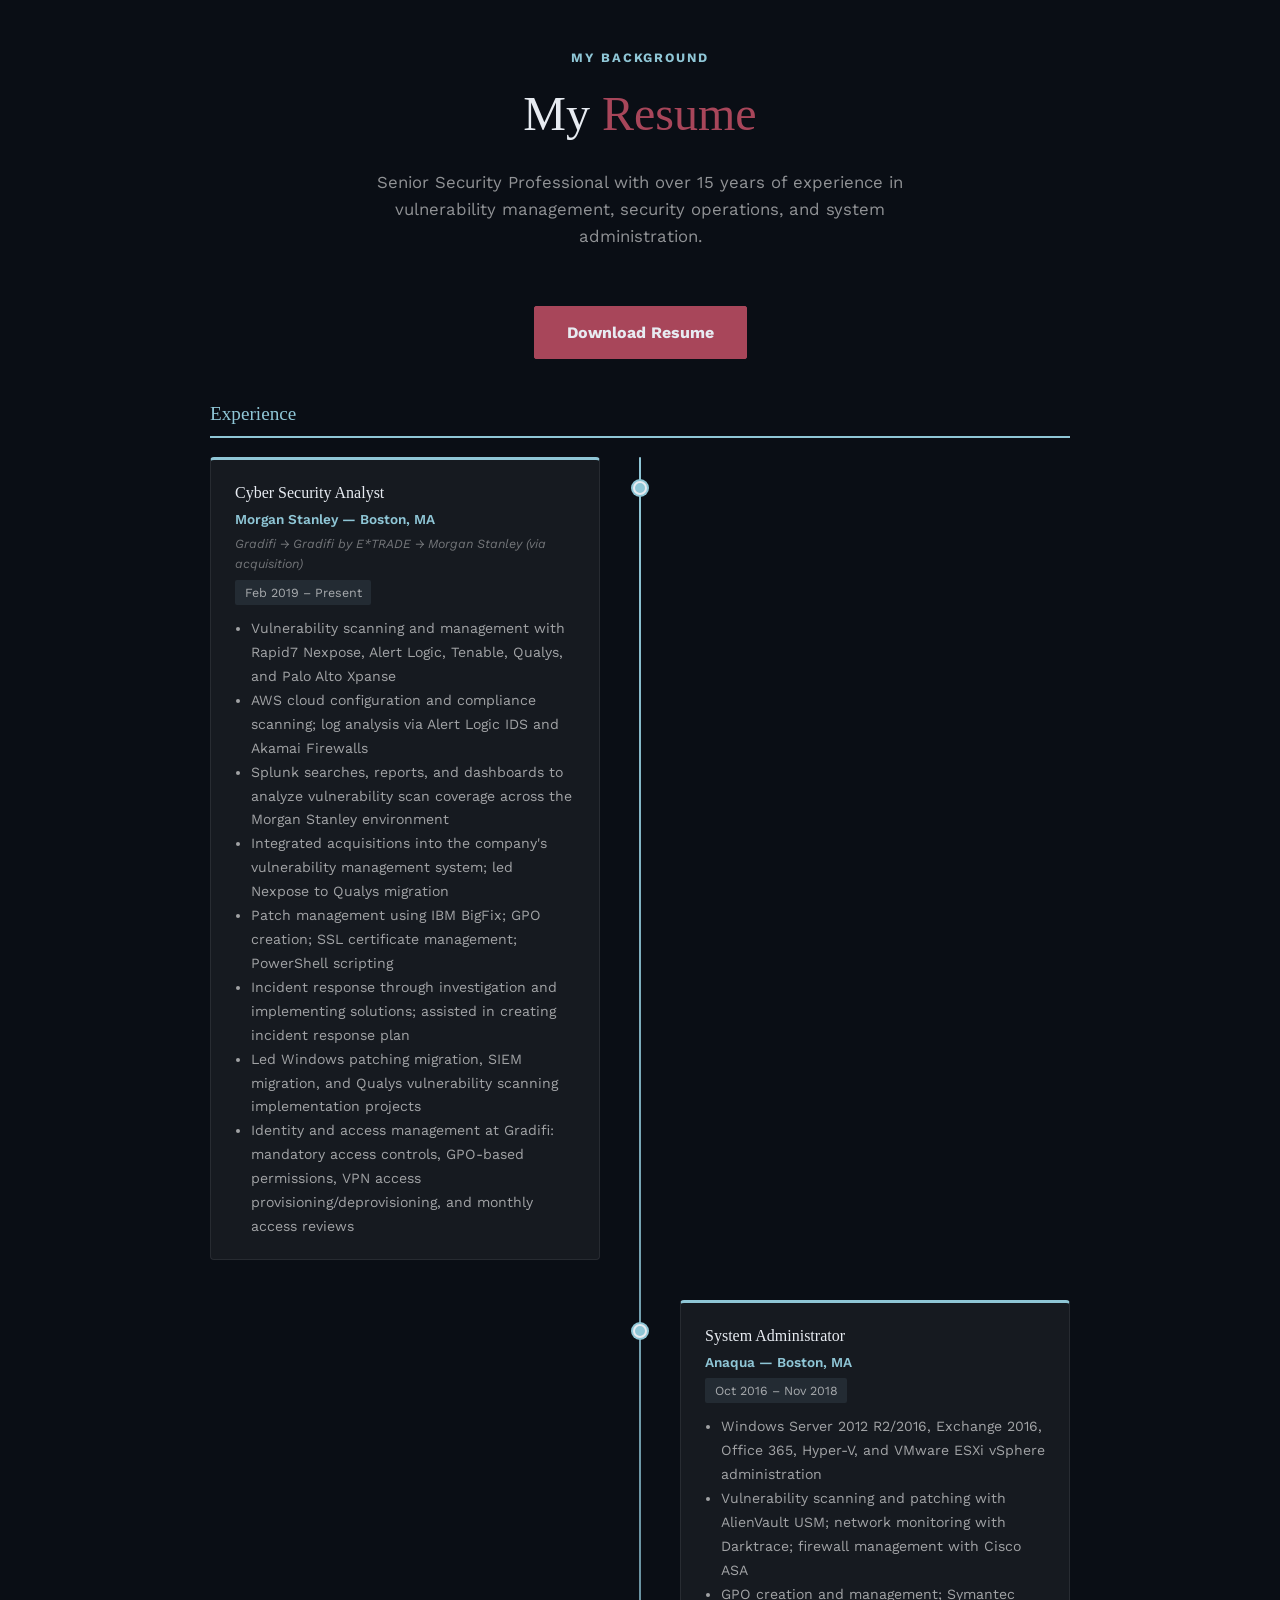
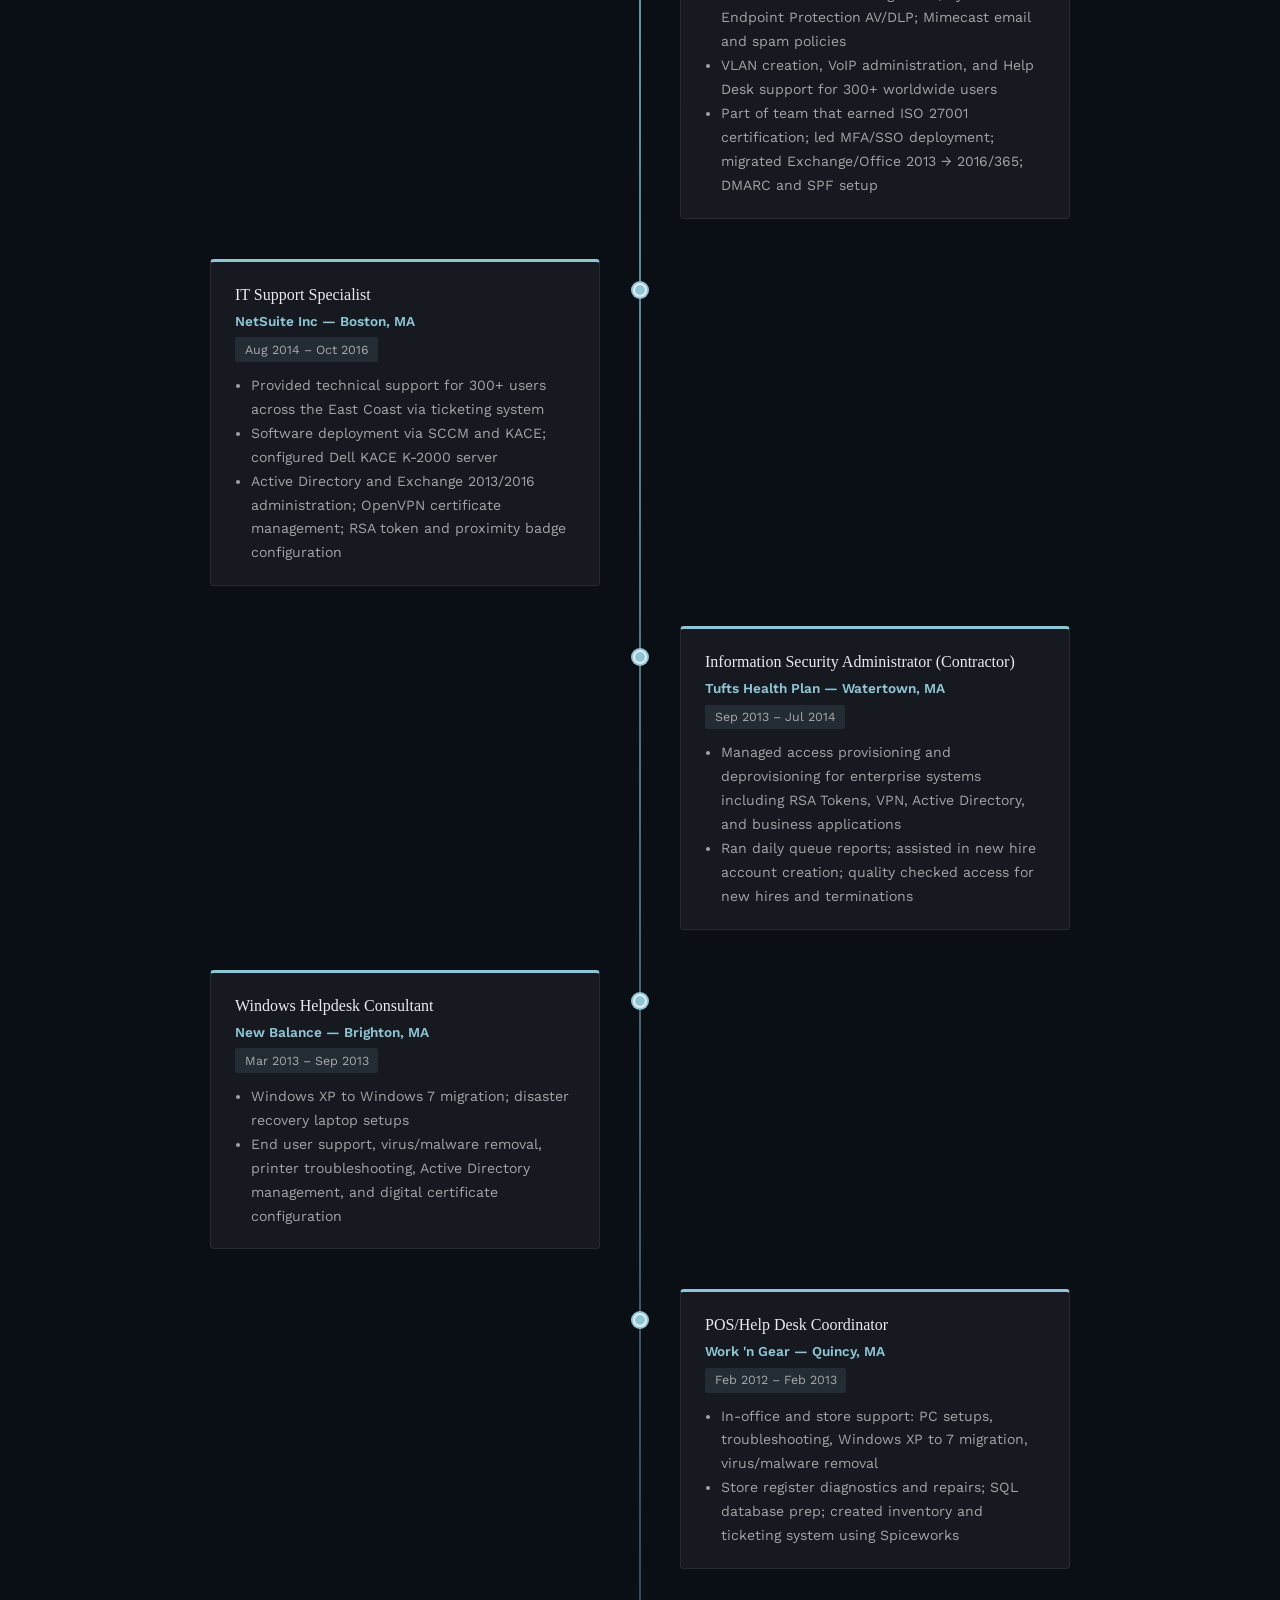
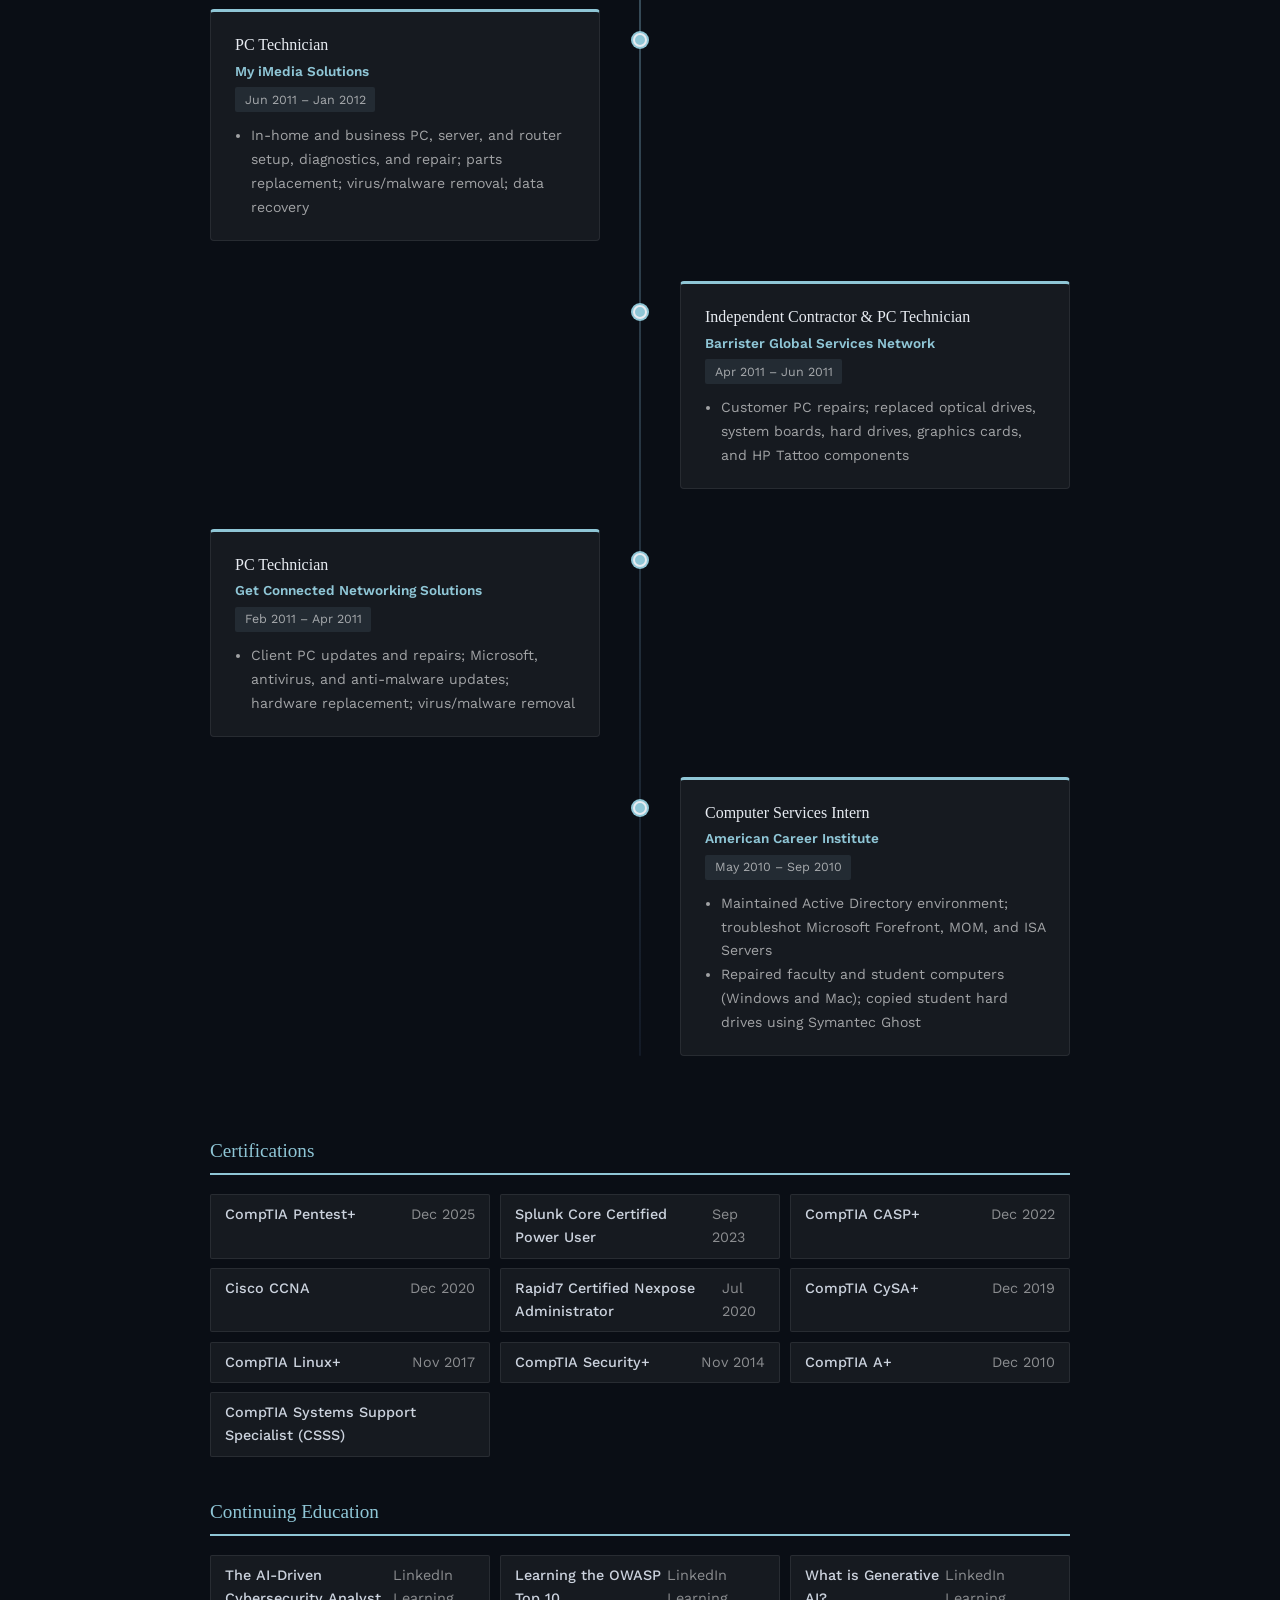
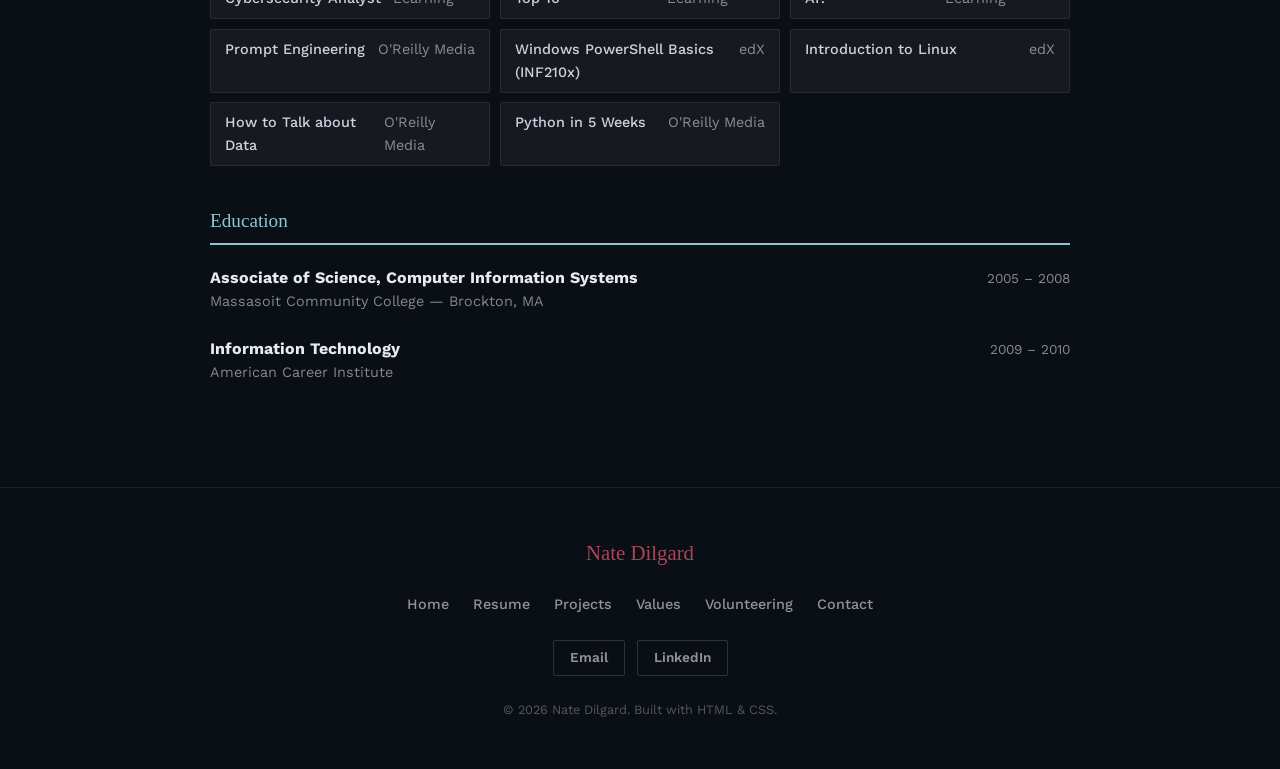
<file: resume.html>
<!DOCTYPE html>
<html lang="en">
<head>
  <meta charset="UTF-8" />
  <meta name="viewport" content="width=device-width, initial-scale=1.0" />
  <title>Resume — Nate Dilgard</title>
  <meta name="description" content="Resume of Nate Dilgard — Senior Cybersecurity Analyst at Morgan Stanley with experience in vulnerability management, SIEM, cloud security, system administration, and incident response." />
  <meta property="og:type" content="website" />
  <meta property="og:title" content="Resume — Nate Dilgard" />
  <meta property="og:description" content="Senior Cybersecurity Analyst at Morgan Stanley. 15+ years of IT and security experience." />
  <link rel="icon" type="image/svg+xml" href="favicon.svg" />
  <link rel="stylesheet" href="styles.css" />
</head>
<body>

  <nav>
    <a href="index.html" class="nav-logo">Nate</a>
    <ul class="nav-links">
      <li><a href="index.html">Home</a></li>
      <li><a href="resume.html" class="active">Resume</a></li>
      <li><a href="projects.html">Projects</a></li>
      <li><a href="values.html">Values</a></li>
      <li><a href="volunteering.html">Volunteering</a></li>
      <li><a href="contact.html">Contact</a></li>
    </ul>
    <a href="https://www.linkedin.com/in/nate-dilgard-48466a14/" class="nav-linkedin" target="_blank" rel="noopener noreferrer">
      <svg xmlns="http://www.w3.org/2000/svg" viewBox="0 0 24 24" width="20" height="20" fill="currentColor"><path d="M20.447 20.452h-3.554v-5.569c0-1.328-.027-3.037-1.852-3.037-1.853 0-2.136 1.445-2.136 2.939v5.667H9.351V9h3.414v1.561h.046c.477-.9 1.637-1.85 3.37-1.85 3.601 0 4.267 2.37 4.267 5.455v6.286zM5.337 7.433a2.062 2.062 0 0 1-2.063-2.065 2.064 2.064 0 1 1 2.063 2.065zm1.782 13.019H3.555V9h3.564v11.452zM22.225 0H1.771C.792 0 0 .774 0 1.729v20.542C0 23.227.792 24 1.771 24h20.451C23.2 24 24 23.227 24 22.271V1.729C24 .774 23.2 0 22.222 0h.003z"/></svg>
    </a>
    <button class="nav-hamburger" aria-label="Toggle menu">
      <span></span><span></span><span></span>
    </button>
  </nav>

  <!-- ===================== SKILLS ===================== -->
  <section id="skills">
    <p class="section-label">What I bring</p>
    <h2 class="section-title">My <span>Skills</span></h2>
    <p class="section-subtitle">Areas I've developed knowledge and experience in.</p>

    <div class="skills-grid">

      <div class="skill-card">
        <div class="skill-icon">🔍</div>
        <h3>Vulnerability Management</h3>
        <p>Deep experience with Qualys, Rapid7 Nexpose, Tenable, Palo Alto Xpanse, and AlienVault USM — scanning, tracking, and remediating at enterprise scale including a full Nexpose-to-Qualys migration at Morgan Stanley.</p>
      </div>

      <div class="skill-card">
        <div class="skill-icon">☁️</div>
        <h3>AWS Cloud Security</h3>
        <p>AWS cloud configuration and compliance scanning, security log analysis via Alert Logic IDS, and Akamai web application firewall management within Gradifi's financial services environment.</p>
      </div>

      <div class="skill-card">
        <div class="skill-icon">🔐</div>
        <h3>Identity & Access Management</h3>
        <p>Led MFA and SSO deployment at Anaqua. Managed access provisioning and deprovisioning at Tufts Health Plan across RSA tokens, VPN, Active Directory, and enterprise business applications. At Gradifi, enforced mandatory access controls and GPO-based permissions, provisioned and deprovisioned VPN access, and conducted monthly access reviews.</p>
      </div>

      <div class="skill-card">
        <div class="skill-icon">🚨</div>
        <h3>Incident Response</h3>
        <p>Investigated and contained security incidents at Gradifi, implementing solutions and co-authoring the company's formal incident response plan, playbooks, and escalation procedures.</p>
      </div>

      <div class="skill-card">
        <div class="skill-icon">📊</div>
        <h3>Splunk</h3>
        <p>Splunk Core Certified Power User. Built custom searches, reports, and dashboards to monitor threat activity, track vulnerability scan coverage, and support security operations across a large financial services environment.</p>
      </div>

      <div class="skill-card">
        <div class="skill-icon">⚙️</div>
        <h3>PowerShell Scripting</h3>
        <p>Wrote PowerShell scripts at Anaqua and Gradifi for automation, operational reporting, patch status tracking, SSL certificate management, and reducing manual workflow overhead.</p>
      </div>

      <div class="skill-card">
        <div class="skill-icon">🔧</div>
        <h3>Patch Management</h3>
        <p>Enterprise patch management across multiple environments — IBM BigFix at Gradifi and E*Trade, SCCM and KACE at NetSuite. Led a full Windows patching process overhaul, improving coverage, consistency, and reporting.</p>
      </div>

      <div class="skill-card">
        <div class="skill-icon">🌐</div>
        <h3>Network Security</h3>
        <p>Firewall management with Cisco ASA; network monitoring with Darktrace; VLAN creation and VoIP administration at Anaqua supporting 300+ worldwide users.</p>
      </div>

      <div class="skill-card">
        <div class="skill-icon">🖥️</div>
        <h3>System Administration</h3>
        <p>Windows Server 2012/2016, Exchange, Office 365, Hyper-V, VMware ESXi vSphere, and Linux administration. Active Directory, GPO, and endpoint management across large multi-platform environments.</p>
      </div>

    </div>
  </section>

  <!-- ===================== RESUME ===================== -->
  <section id="resume">
    <p class="section-label">My background</p>
    <h2 class="section-title">My <span>Resume</span></h2>
    <p class="section-subtitle">Senior Security Professional with over 15 years of experience in vulnerability management, security operations, and system administration.</p>

    <div style="text-align:center; margin-bottom: 2.5rem;">
      <a href="Files/Nathan_Dilgard_Resume.pdf" download class="btn btn-primary">Download Resume</a>
    </div>

    <div class="resume-wrap">

      <!-- EXPERIENCE -->
      <div class="resume-block">
        <h3 class="resume-block-title">Experience</h3>

        <div class="experience-timeline">

          <div class="exp-entry exp-entry--left">
            <div class="exp-card">
              <h3>Cyber Security Analyst</h3>
              <div class="exp-card-company">Morgan Stanley — Boston, MA</div>
              <div class="exp-card-note">Gradifi → Gradifi by E*TRADE → Morgan Stanley (via acquisition)</div>
              <span class="exp-card-date">Feb 2019 – Present</span>
              <ul>
                <li>Vulnerability scanning and management with Rapid7 Nexpose, Alert Logic, Tenable, Qualys, and Palo Alto Xpanse</li>
                <li>AWS cloud configuration and compliance scanning; log analysis via Alert Logic IDS and Akamai Firewalls</li>
                <li>Splunk searches, reports, and dashboards to analyze vulnerability scan coverage across the Morgan Stanley environment</li>
                <li>Integrated acquisitions into the company's vulnerability management system; led Nexpose to Qualys migration</li>
                <li>Patch management using IBM BigFix; GPO creation; SSL certificate management; PowerShell scripting</li>
                <li>Incident response through investigation and implementing solutions; assisted in creating incident response plan</li>
                <li>Led Windows patching migration, SIEM migration, and Qualys vulnerability scanning implementation projects</li>
                <li>Identity and access management at Gradifi: mandatory access controls, GPO-based permissions, VPN access provisioning/deprovisioning, and monthly access reviews</li>
              </ul>
            </div>
            <div class="exp-dot"></div>
          </div>

          <div class="exp-entry exp-entry--right">
            <div class="exp-dot"></div>
            <div class="exp-card">
              <h3>System Administrator</h3>
              <div class="exp-card-company">Anaqua — Boston, MA</div>
              <span class="exp-card-date">Oct 2016 – Nov 2018</span>
              <ul>
                <li>Windows Server 2012 R2/2016, Exchange 2016, Office 365, Hyper-V, and VMware ESXi vSphere administration</li>
                <li>Vulnerability scanning and patching with AlienVault USM; network monitoring with Darktrace; firewall management with Cisco ASA</li>
                <li>GPO creation and management; Symantec Endpoint Protection AV/DLP; Mimecast email and spam policies</li>
                <li>VLAN creation, VoIP administration, and Help Desk support for 300+ worldwide users</li>
                <li>Part of team that earned ISO 27001 certification; led MFA/SSO deployment; migrated Exchange/Office 2013 → 2016/365; DMARC and SPF setup</li>
              </ul>
            </div>
          </div>

          <div class="exp-entry exp-entry--left">
            <div class="exp-card">
              <h3>IT Support Specialist</h3>
              <div class="exp-card-company">NetSuite Inc — Boston, MA</div>
              <span class="exp-card-date">Aug 2014 – Oct 2016</span>
              <ul>
                <li>Provided technical support for 300+ users across the East Coast via ticketing system</li>
                <li>Software deployment via SCCM and KACE; configured Dell KACE K-2000 server</li>
                <li>Active Directory and Exchange 2013/2016 administration; OpenVPN certificate management; RSA token and proximity badge configuration</li>
              </ul>
            </div>
            <div class="exp-dot"></div>
          </div>

          <div class="exp-entry exp-entry--right">
            <div class="exp-dot"></div>
            <div class="exp-card">
              <h3>Information Security Administrator (Contractor)</h3>
              <div class="exp-card-company">Tufts Health Plan — Watertown, MA</div>
              <span class="exp-card-date">Sep 2013 – Jul 2014</span>
              <ul>
                <li>Managed access provisioning and deprovisioning for enterprise systems including RSA Tokens, VPN, Active Directory, and business applications</li>
                <li>Ran daily queue reports; assisted in new hire account creation; quality checked access for new hires and terminations</li>
              </ul>
            </div>
          </div>

          <div class="exp-entry exp-entry--left">
            <div class="exp-card">
              <h3>Windows Helpdesk Consultant</h3>
              <div class="exp-card-company">New Balance — Brighton, MA</div>
              <span class="exp-card-date">Mar 2013 – Sep 2013</span>
              <ul>
                <li>Windows XP to Windows 7 migration; disaster recovery laptop setups</li>
                <li>End user support, virus/malware removal, printer troubleshooting, Active Directory management, and digital certificate configuration</li>
              </ul>
            </div>
            <div class="exp-dot"></div>
          </div>

          <div class="exp-entry exp-entry--right">
            <div class="exp-dot"></div>
            <div class="exp-card">
              <h3>POS/Help Desk Coordinator</h3>
              <div class="exp-card-company">Work 'n Gear — Quincy, MA</div>
              <span class="exp-card-date">Feb 2012 – Feb 2013</span>
              <ul>
                <li>In-office and store support: PC setups, troubleshooting, Windows XP to 7 migration, virus/malware removal</li>
                <li>Store register diagnostics and repairs; SQL database prep; created inventory and ticketing system using Spiceworks</li>
              </ul>
            </div>
          </div>

          <div class="exp-entry exp-entry--left">
            <div class="exp-card">
              <h3>PC Technician</h3>
              <div class="exp-card-company">My iMedia Solutions</div>
              <span class="exp-card-date">Jun 2011 – Jan 2012</span>
              <ul>
                <li>In-home and business PC, server, and router setup, diagnostics, and repair; parts replacement; virus/malware removal; data recovery</li>
              </ul>
            </div>
            <div class="exp-dot"></div>
          </div>

          <div class="exp-entry exp-entry--right">
            <div class="exp-dot"></div>
            <div class="exp-card">
              <h3>Independent Contractor &amp; PC Technician</h3>
              <div class="exp-card-company">Barrister Global Services Network</div>
              <span class="exp-card-date">Apr 2011 – Jun 2011</span>
              <ul>
                <li>Customer PC repairs; replaced optical drives, system boards, hard drives, graphics cards, and HP Tattoo components</li>
              </ul>
            </div>
          </div>

          <div class="exp-entry exp-entry--left">
            <div class="exp-card">
              <h3>PC Technician</h3>
              <div class="exp-card-company">Get Connected Networking Solutions</div>
              <span class="exp-card-date">Feb 2011 – Apr 2011</span>
              <ul>
                <li>Client PC updates and repairs; Microsoft, antivirus, and anti-malware updates; hardware replacement; virus/malware removal</li>
              </ul>
            </div>
            <div class="exp-dot"></div>
          </div>

          <div class="exp-entry exp-entry--right">
            <div class="exp-dot"></div>
            <div class="exp-card">
              <h3>Computer Services Intern</h3>
              <div class="exp-card-company">American Career Institute</div>
              <span class="exp-card-date">May 2010 – Sep 2010</span>
              <ul>
                <li>Maintained Active Directory environment; troubleshot Microsoft Forefront, MOM, and ISA Servers</li>
                <li>Repaired faculty and student computers (Windows and Mac); copied student hard drives using Symantec Ghost</li>
              </ul>
            </div>
          </div>

        </div>
      </div>

      <!-- CERTIFICATIONS -->
      <div class="resume-block">
        <h3 class="resume-block-title">Certifications</h3>
        <ul class="resume-certs">
          <li><span class="cert-name">CompTIA Pentest+</span> <span class="cert-date">Dec 2025</span></li>
          <li><span class="cert-name">Splunk Core Certified Power User</span> <span class="cert-date">Sep 2023</span></li>
          <li><span class="cert-name">CompTIA CASP+</span> <span class="cert-date">Dec 2022</span></li>
          <li><span class="cert-name">Cisco CCNA</span> <span class="cert-date">Dec 2020</span></li>
          <li><span class="cert-name">Rapid7 Certified Nexpose Administrator</span> <span class="cert-date">Jul 2020</span></li>
          <li><span class="cert-name">CompTIA CySA+</span> <span class="cert-date">Dec 2019</span></li>
          <li><span class="cert-name">CompTIA Linux+</span> <span class="cert-date">Nov 2017</span></li>
          <li><span class="cert-name">CompTIA Security+</span> <span class="cert-date">Nov 2014</span></li>
          <li><span class="cert-name">CompTIA A+</span> <span class="cert-date">Dec 2010</span></li>
          <li><span class="cert-name">CompTIA Systems Support Specialist (CSSS)</span> <span class="cert-date"></span></li>
        </ul>
      </div>

      <!-- CONTINUING EDUCATION -->
      <div class="resume-block">
        <h3 class="resume-block-title">Continuing Education</h3>
        <ul class="resume-certs">
          <li><span class="cert-name">The AI-Driven Cybersecurity Analyst</span> <span class="cert-issuer">LinkedIn Learning</span></li>
          <li><span class="cert-name">Learning the OWASP Top 10</span> <span class="cert-issuer">LinkedIn Learning</span></li>
          <li><span class="cert-name">What is Generative AI?</span> <span class="cert-issuer">LinkedIn Learning</span></li>
          <li><span class="cert-name">Prompt Engineering</span> <span class="cert-issuer">O'Reilly Media</span></li>
          <li><span class="cert-name">Windows PowerShell Basics (INF210x)</span> <span class="cert-issuer">edX</span></li>
          <li><span class="cert-name">Introduction to Linux</span> <span class="cert-issuer">edX</span></li>
          <li><span class="cert-name">How to Talk about Data</span> <span class="cert-issuer">O'Reilly Media</span></li>
          <li><span class="cert-name">Python in 5 Weeks</span> <span class="cert-issuer">O'Reilly Media</span></li>
        </ul>
      </div>

      <!-- EDUCATION -->
      <div class="resume-block">
        <h3 class="resume-block-title">Education</h3>
        <div class="resume-entry">
          <div class="resume-entry-header">
            <strong>Associate of Science, Computer Information Systems</strong>
            <span class="resume-date">2005 – 2008</span>
          </div>
          <div class="resume-company">Massasoit Community College — Brockton, MA</div>
        </div>
        <div class="resume-entry">
          <div class="resume-entry-header">
            <strong>Information Technology</strong>
            <span class="resume-date">2009 – 2010</span>
          </div>
          <div class="resume-company">American Career Institute</div>
        </div>
      </div>

    </div>
  </section>

  <button class="back-to-top" id="back-to-top" aria-label="Back to top">↑</button>

  <footer>
    <div class="footer-content">
      <a href="index.html" class="footer-brand">Nate Dilgard</a>
      <nav class="footer-nav">
        <a href="index.html">Home</a>
        <a href="resume.html">Resume</a>
        <a href="projects.html">Projects</a>
        <a href="values.html">Values</a>
        <a href="volunteering.html">Volunteering</a>
        <a href="contact.html">Contact</a>
      </nav>
      <div class="footer-social">
        <a href="mailto:ndilgard@gmail.com">Email</a>
        <a href="https://www.linkedin.com/in/nate-dilgard-48466a14/" target="_blank" rel="noopener noreferrer">LinkedIn</a>
      </div>
      <p class="footer-copy">© 2026 Nate Dilgard. Built with HTML &amp; CSS.</p>
    </div>
  </footer>

  <script src="main.js"></script>
</body>
</html>
</file>
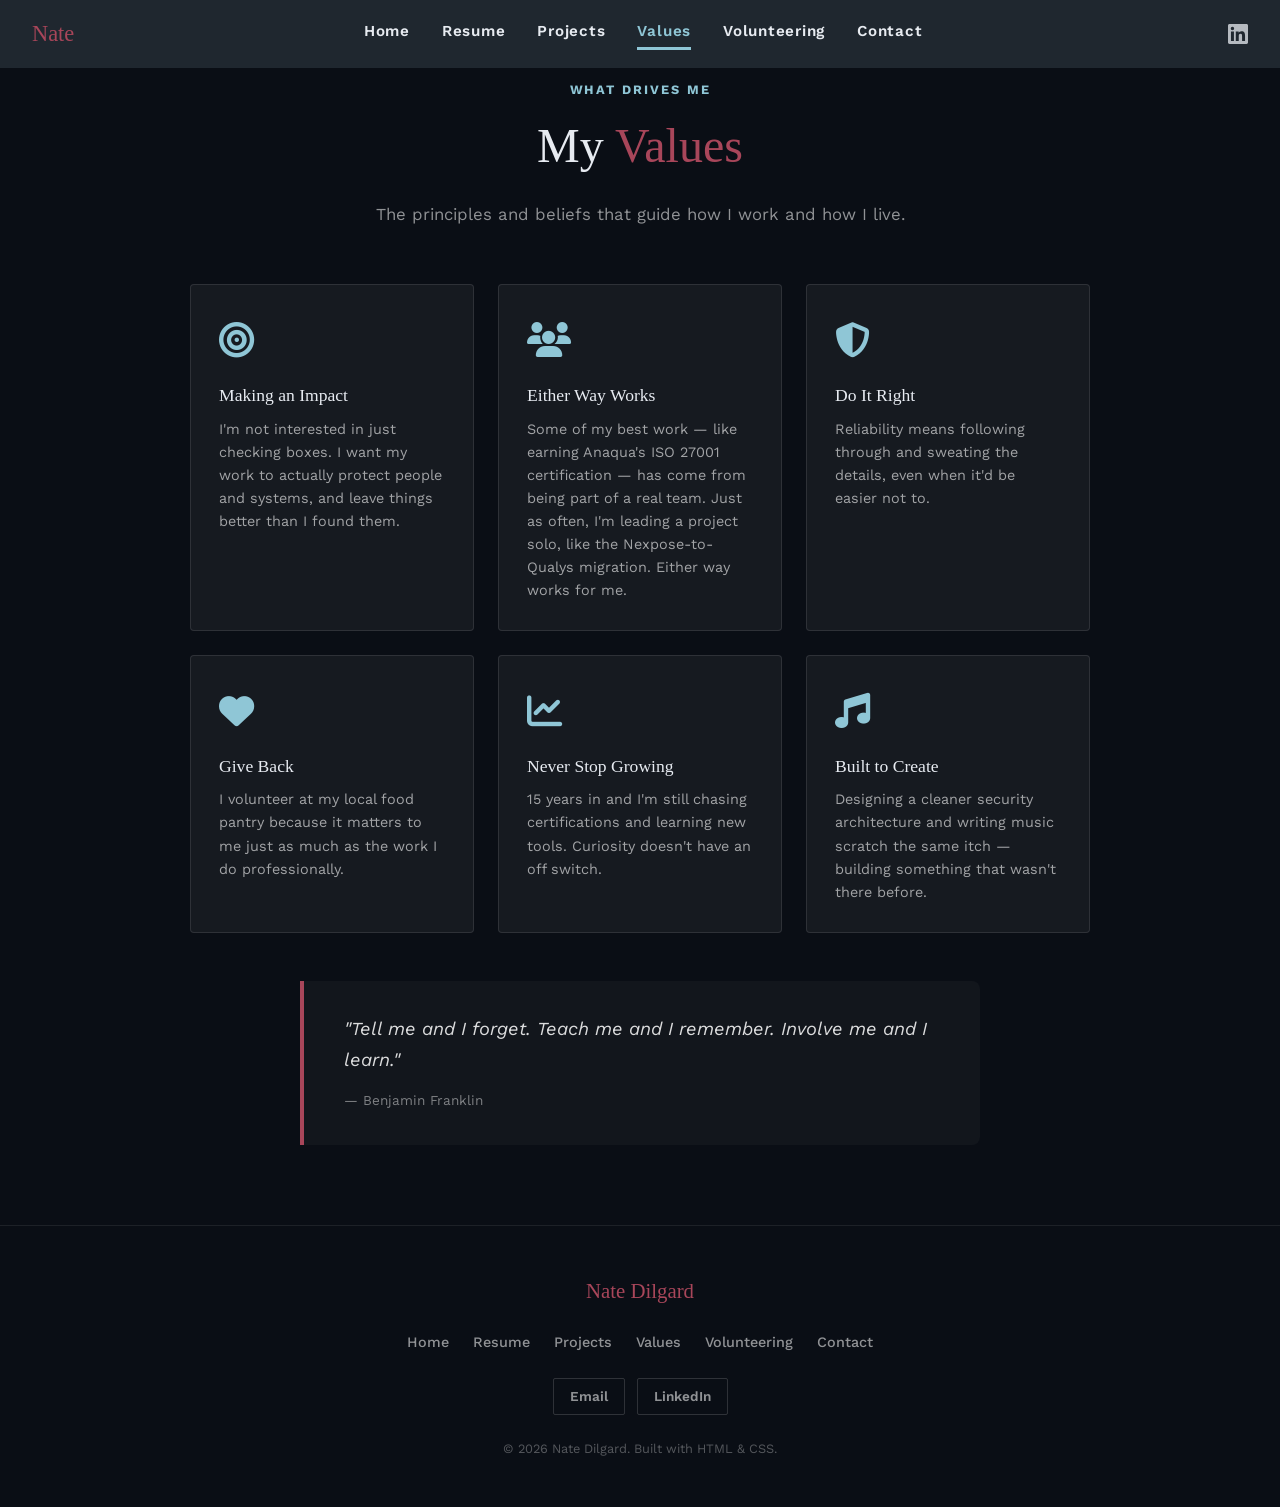
<file: values.html>
<!DOCTYPE html>
<html lang="en">
<head>
  <meta charset="UTF-8" />
  <meta name="viewport" content="width=device-width, initial-scale=1.0" />
  <title>My Values — Nate Dilgard</title>
  <meta name="description" content="The values that guide Nate Dilgard — making an impact, doing things right, giving back to the community, and never stopping learning." />
  <meta property="og:type" content="website" />
  <meta property="og:title" content="My Values — Nate Dilgard" />
  <meta property="og:description" content="The principles that guide Nate Dilgard — impact, collaboration, doing things right, community, and continuous growth." />
  <link rel="icon" type="image/svg+xml" href="favicon.svg" />
  <link rel="stylesheet" href="styles.css" />
  <link rel="stylesheet" href="https://cdnjs.cloudflare.com/ajax/libs/font-awesome/6.5.1/css/all.min.css" />
</head>
<body>

  <nav>
    <a href="index.html" class="nav-logo">Nate</a>
    <ul class="nav-links">
      <li><a href="index.html">Home</a></li>
      <li><a href="resume.html">Resume</a></li>
      <li><a href="projects.html">Projects</a></li>
      <li><a href="values.html" class="active">Values</a></li>
      <li><a href="volunteering.html">Volunteering</a></li>
      <li><a href="contact.html">Contact</a></li>
    </ul>
    <a href="https://www.linkedin.com/in/nate-dilgard-48466a14/" class="nav-linkedin" target="_blank" rel="noopener noreferrer">
      <svg xmlns="http://www.w3.org/2000/svg" viewBox="0 0 24 24" width="20" height="20" fill="currentColor"><path d="M20.447 20.452h-3.554v-5.569c0-1.328-.027-3.037-1.852-3.037-1.853 0-2.136 1.445-2.136 2.939v5.667H9.351V9h3.414v1.561h.046c.477-.9 1.637-1.85 3.37-1.85 3.601 0 4.267 2.37 4.267 5.455v6.286zM5.337 7.433a2.062 2.062 0 0 1-2.063-2.065 2.064 2.064 0 1 1 2.063 2.065zm1.782 13.019H3.555V9h3.564v11.452zM22.225 0H1.771C.792 0 0 .774 0 1.729v20.542C0 23.227.792 24 1.771 24h20.451C23.2 24 24 23.227 24 22.271V1.729C24 .774 23.2 0 22.222 0h.003z"/></svg>
    </a>
    <button class="nav-hamburger" aria-label="Toggle menu">
      <span></span><span></span><span></span>
    </button>
  </nav>

  <section id="values">
    <p class="section-label">What drives me</p>
    <h2 class="section-title">My <span>Values</span></h2>
    <p class="section-subtitle">The principles and beliefs that guide how I work and how I live.</p>

    <div class="skills-grid">

      <div class="skill-card">
        <div class="skill-icon"><i class="fas fa-bullseye"></i></div>
        <h3>Making an Impact</h3>
        <p>I'm not interested in just checking boxes. I want my work to actually protect people and systems, and leave things better than I found them.</p>
      </div>

      <div class="skill-card">
        <div class="skill-icon"><i class="fas fa-users"></i></div>
        <h3>Either Way Works</h3>
        <p>Some of my best work — like earning Anaqua's ISO 27001 certification — has come from being part of a real team. Just as often, I'm leading a project solo, like the Nexpose-to-Qualys migration. Either way works for me.</p>
      </div>

      <div class="skill-card">
        <div class="skill-icon"><i class="fas fa-shield-halved"></i></div>
        <h3>Do It Right</h3>
        <p>Reliability means following through and sweating the details, even when it'd be easier not to.</p>
      </div>

      <div class="skill-card">
        <div class="skill-icon"><i class="fas fa-heart"></i></div>
        <h3>Give Back</h3>
        <p>I volunteer at my local food pantry because it matters to me just as much as the work I do professionally.</p>
      </div>

      <div class="skill-card">
        <div class="skill-icon"><i class="fas fa-chart-line"></i></div>
        <h3>Never Stop Growing</h3>
        <p>15 years in and I'm still chasing certifications and learning new tools. Curiosity doesn't have an off switch.</p>
      </div>

      <div class="skill-card">
        <div class="skill-icon"><i class="fas fa-music"></i></div>
        <h3>Built to Create</h3>
        <p>Designing a cleaner security architecture and writing music scratch the same itch — building something that wasn't there before.</p>
      </div>

    </div>

    <blockquote class="page-quote">
      <p>"Tell me and I forget. Teach me and I remember. Involve me and I learn."</p>
      <cite>— Benjamin Franklin</cite>
    </blockquote>

  </section>

  <button class="back-to-top" id="back-to-top" aria-label="Back to top">↑</button>

  <footer>
    <div class="footer-content">
      <a href="index.html" class="footer-brand">Nate Dilgard</a>
      <nav class="footer-nav">
        <a href="index.html">Home</a>
        <a href="resume.html">Resume</a>
        <a href="projects.html">Projects</a>
        <a href="values.html">Values</a>
        <a href="volunteering.html">Volunteering</a>
        <a href="contact.html">Contact</a>
      </nav>
      <div class="footer-social">
        <a href="mailto:ndilgard@gmail.com">Email</a>
        <a href="https://www.linkedin.com/in/nate-dilgard-48466a14/" target="_blank" rel="noopener noreferrer">LinkedIn</a>
      </div>
      <p class="footer-copy">© 2026 Nate Dilgard. Built with HTML &amp; CSS.</p>
    </div>
  </footer>

  <script src="main.js"></script>
</body>
</html>
</file>
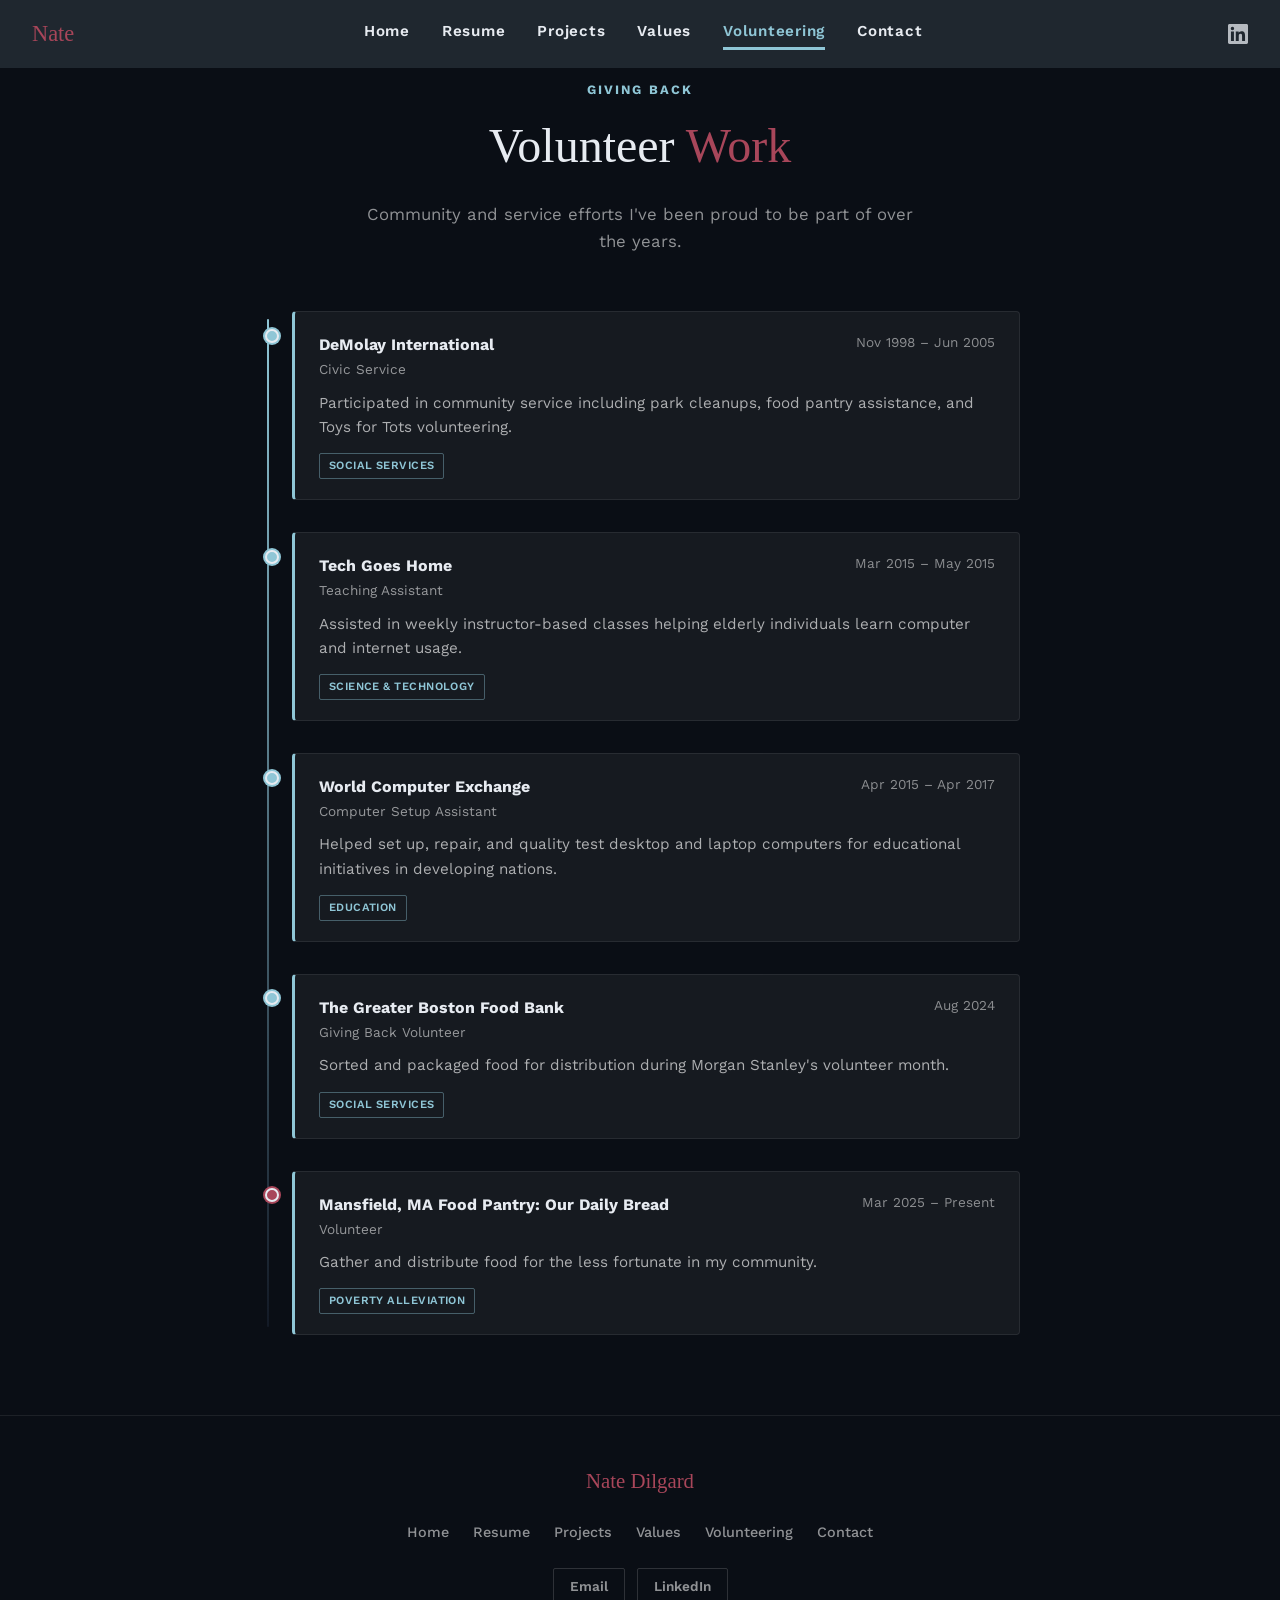
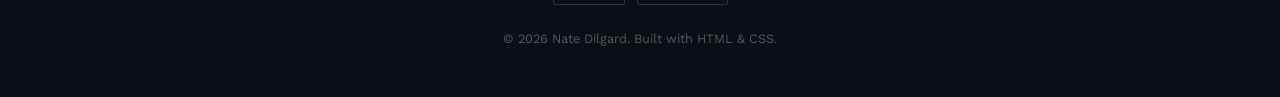
<file: volunteering.html>
<!DOCTYPE html>
<html lang="en">
<head>
  <meta charset="UTF-8" />
  <meta name="viewport" content="width=device-width, initial-scale=1.0" />
  <title>Volunteering — Nate Dilgard</title>
  <meta name="description" content="Nate Dilgard's volunteer work — from DeMolay and Tech Goes Home to World Computer Exchange and the Mansfield food pantry. Community service spanning over 25 years." />
  <meta property="og:type" content="website" />
  <meta property="og:title" content="Volunteering — Nate Dilgard" />
  <meta property="og:description" content="Community service and volunteer work by Nate Dilgard spanning over 25 years." />
  <link rel="icon" type="image/svg+xml" href="favicon.svg" />
  <link rel="stylesheet" href="styles.css" />
</head>
<body>

  <nav>
    <a href="index.html" class="nav-logo">Nate</a>
    <ul class="nav-links">
      <li><a href="index.html">Home</a></li>
      <li><a href="resume.html">Resume</a></li>
      <li><a href="projects.html">Projects</a></li>
      <li><a href="values.html">Values</a></li>
      <li><a href="volunteering.html" class="active">Volunteering</a></li>
      <li><a href="contact.html">Contact</a></li>
    </ul>
    <a href="https://www.linkedin.com/in/nate-dilgard-48466a14/" class="nav-linkedin" target="_blank" rel="noopener noreferrer">
      <svg xmlns="http://www.w3.org/2000/svg" viewBox="0 0 24 24" width="20" height="20" fill="currentColor"><path d="M20.447 20.452h-3.554v-5.569c0-1.328-.027-3.037-1.852-3.037-1.853 0-2.136 1.445-2.136 2.939v5.667H9.351V9h3.414v1.561h.046c.477-.9 1.637-1.85 3.37-1.85 3.601 0 4.267 2.37 4.267 5.455v6.286zM5.337 7.433a2.062 2.062 0 0 1-2.063-2.065 2.064 2.064 0 1 1 2.063 2.065zm1.782 13.019H3.555V9h3.564v11.452zM22.225 0H1.771C.792 0 0 .774 0 1.729v20.542C0 23.227.792 24 1.771 24h20.451C23.2 24 24 23.227 24 22.271V1.729C24 .774 23.2 0 22.222 0h.003z"/></svg>
    </a>
    <button class="nav-hamburger" aria-label="Toggle menu">
      <span></span><span></span><span></span>
    </button>
  </nav>

  <!-- ===================== VOLUNTEERING ===================== -->
  <section id="volunteering">
    <p class="section-label">Giving back</p>
    <h2 class="section-title">Volunteer <span>Work</span></h2>
    <p class="section-subtitle">Community and service efforts I've been proud to be part of over the years.</p>

    <div class="volunteer-timeline">

      <div class="volunteer-entry">
        <div class="volunteer-dot"></div>
        <div class="volunteer-card">
          <div class="volunteer-header">
            <div>
              <strong class="volunteer-org">DeMolay International</strong>
              <span class="volunteer-role">Civic Service</span>
            </div>
            <span class="resume-date">Nov 1998 – Jun 2005</span>
          </div>
          <p>Participated in community service including park cleanups, food pantry assistance, and Toys for Tots volunteering.</p>
          <span class="volunteer-tag">Social Services</span>
        </div>
      </div>

      <div class="volunteer-entry">
        <div class="volunteer-dot"></div>
        <div class="volunteer-card">
          <div class="volunteer-header">
            <div>
              <strong class="volunteer-org">Tech Goes Home</strong>
              <span class="volunteer-role">Teaching Assistant</span>
            </div>
            <span class="resume-date">Mar 2015 – May 2015</span>
          </div>
          <p>Assisted in weekly instructor-based classes helping elderly individuals learn computer and internet usage.</p>
          <span class="volunteer-tag">Science &amp; Technology</span>
        </div>
      </div>

      <div class="volunteer-entry">
        <div class="volunteer-dot"></div>
        <div class="volunteer-card">
          <div class="volunteer-header">
            <div>
              <strong class="volunteer-org">World Computer Exchange</strong>
              <span class="volunteer-role">Computer Setup Assistant</span>
            </div>
            <span class="resume-date">Apr 2015 – Apr 2017</span>
          </div>
          <p>Helped set up, repair, and quality test desktop and laptop computers for educational initiatives in developing nations.</p>
          <span class="volunteer-tag">Education</span>
        </div>
      </div>

      <div class="volunteer-entry">
        <div class="volunteer-dot"></div>
        <div class="volunteer-card">
          <div class="volunteer-header">
            <div>
              <strong class="volunteer-org">The Greater Boston Food Bank</strong>
              <span class="volunteer-role">Giving Back Volunteer</span>
            </div>
            <span class="resume-date">Aug 2024</span>
          </div>
          <p>Sorted and packaged food for distribution during Morgan Stanley's volunteer month.</p>
          <span class="volunteer-tag">Social Services</span>
        </div>
      </div>

      <div class="volunteer-entry">
        <div class="volunteer-dot volunteer-dot--active"></div>
        <div class="volunteer-card">
          <div class="volunteer-header">
            <div>
              <strong class="volunteer-org">Mansfield, MA Food Pantry: Our Daily Bread</strong>
              <span class="volunteer-role">Volunteer</span>
            </div>
            <span class="resume-date">Mar 2025 – Present</span>
          </div>
          <p>Gather and distribute food for the less fortunate in my community.</p>
          <span class="volunteer-tag">Poverty Alleviation</span>
        </div>
      </div>

    </div>
  </section>

  <button class="back-to-top" id="back-to-top" aria-label="Back to top">↑</button>

  <footer>
    <div class="footer-content">
      <a href="index.html" class="footer-brand">Nate Dilgard</a>
      <nav class="footer-nav">
        <a href="index.html">Home</a>
        <a href="resume.html">Resume</a>
        <a href="projects.html">Projects</a>
        <a href="values.html">Values</a>
        <a href="volunteering.html">Volunteering</a>
        <a href="contact.html">Contact</a>
      </nav>
      <div class="footer-social">
        <a href="mailto:ndilgard@gmail.com">Email</a>
        <a href="https://www.linkedin.com/in/nate-dilgard-48466a14/" target="_blank" rel="noopener noreferrer">LinkedIn</a>
      </div>
      <p class="footer-copy">© 2026 Nate Dilgard. Built with HTML &amp; CSS.</p>
    </div>
  </footer>

  <script src="main.js"></script>
</body>
</html>
</file>
<file: styles.css>
@import url('https://fonts.googleapis.com/css2?family=IM+Fell+English:ital@0;1&family=Work+Sans:wght@400;500;600;700&display=swap');

/* ===== BASE ===== */
*, *::before, *::after {
  box-sizing: border-box;
  margin: 0;
  padding: 0;
}

:root {
  /* "Deep Field" — void-black with one cold accent and a dying-star red held in reserve */
  --purple:  #8fc6d6;  /* pale signal cyan — primary accent */
  --wine:    #a8465a;  /* dying-star red — secondary accent */
  --yellow:  #ccd3de;  /* soft starlight gray-blue — body text */
  --dark:    #0a0e15;  /* void black — backgrounds */
  --mid:     #131a26;  /* void mid-tone — gradient midpoints */
  --light:   #eef1f5;  /* near-white starlight — reserved for a future light mode */
  --surface: #1a2130;  /* void surface — reserved for a future light mode */
  --gray:    #6d7891;
  --white:   #e7ebf1;  /* starlight — headings */
}

html {
  scroll-behavior: smooth;
}

body {
  font-family: 'Work Sans', system-ui, sans-serif;
  background: var(--dark);
  color: var(--yellow);
  line-height: 1.6;
}

/* ===== DISPLAY TYPE (IM Fell English) ===== */
.hero-name,
.section-title,
.nav-logo,
.footer-brand,
.about-text h3,
.skill-card h3,
.project-card h3,
.exp-card h3,
.resume-block-title {
  font-family: 'IM Fell English', Georgia, serif;
}

/* ===== LABEL TYPE (Work Sans, uppercase — one consistent voice for every label/nav) ===== */
.hero-tag,
.section-label,
.projects-category,
.project-tag,
.volunteer-tag,
.project-details summary {
  font-family: 'Work Sans', system-ui, sans-serif;
}

.project-tag,
.volunteer-tag {
  text-transform: uppercase;
  letter-spacing: 0.04em;
}

/* ===== PAGE TRANSITION ===== */
body {
  animation: pageFadeIn 0.3s ease;
}

@keyframes pageFadeIn {
  from { opacity: 0; transform: translateY(8px); }
  to   { opacity: 1; transform: translateY(0); }
}

body.page-exit {
  opacity: 0;
  transform: translateY(-8px);
  transition: opacity 0.25s ease, transform 0.25s ease;
}

/* ===== WAVE DIVIDER ===== */
.wave-divider {
  width: 100%;
  overflow: hidden;
  line-height: 0;
  margin-top: -2px;
  background: var(--dark);
}

.wave-divider svg {
  display: block;
  width: 100%;
}

/* ===== LINKEDIN NAV ===== */
.nav-linkedin {
  color: var(--white);
  opacity: 0.75;
  display: flex;
  align-items: center;
  transition: opacity 0.2s, transform 0.2s;
  margin-left: 1rem;
}

.nav-linkedin:hover {
  opacity: 1;
  transform: translateY(-2px);
}

/* ===== ICON COLORS ===== */
.skill-icon i {
  color: var(--purple);
}

/* ===== SCROLL REVEAL ===== */
.reveal {
  opacity: 0;
  transform: translateY(25px);
  transition: opacity 0.6s ease, transform 0.6s ease;
}

.reveal.visible {
  opacity: 1;
  transform: translateY(0);
}

/* ===== NAV ===== */
nav {
  position: fixed;
  top: 0;
  width: 100%;
  background: rgba(33, 42, 49, 0.95);
  backdrop-filter: blur(8px);
  padding: 1rem 2rem;
  display: flex;
  justify-content: space-between;
  align-items: center;
  z-index: 100;
}

.nav-logo {
  font-size: 1.4rem;
  font-weight: 400;
  color: var(--wine);
  text-decoration: none;
}

.nav-links {
  display: flex;
  gap: 2rem;
  list-style: none;
}

.nav-links a {
  display: inline-block;
  color: var(--white);
  text-decoration: none;
  font-weight: 600;
  font-size: 0.95rem;
  letter-spacing: 0.05em;
  transition: color 0.2s;
}

.nav-links a:hover {
  color: var(--yellow);
}

.nav-links a.active {
  color: var(--purple) !important;
  border-bottom: 3px solid var(--purple) !important;
  padding-bottom: 4px !important;
}

/* ===== HERO ===== */
#hero {
  min-height: 100vh;
  background: linear-gradient(135deg, var(--dark) 0%, var(--mid) 50%, #1a232a 100%);
  display: flex;
  flex-direction: column;
  align-items: center;
  justify-content: center;
  text-align: center;
  padding: 6rem 2rem 4rem;
  position: relative;
  overflow: hidden;
}

#hero-texture {
  position: absolute;
  inset: 0;
  width: 100%;
  height: 100%;
  pointer-events: none;
  z-index: 0;
}

.hero-tagline,
.hero-buttons {
  position: relative;
  z-index: 1;
}

.hero-tag {
  display: inline-block;
  border: 1px solid rgba(143,198,214,0.55);
  color: var(--purple);
  padding: 0.35rem 1rem;
  border-radius: 2px;
  font-size: 0.78rem;
  font-weight: 600;
  letter-spacing: 0.1em;
  text-transform: uppercase;
  margin-bottom: 1.5rem;
  position: relative;
  z-index: 1;
}

.hero-name {
  font-size: clamp(3rem, 8vw, 6rem);
  font-style: italic;
  font-weight: 400;
  color: var(--white);
  line-height: 1.1;
  margin-bottom: 1rem;
  position: relative;
  z-index: 1;
}

.hero-name span {
  color: var(--wine);
  font-style: normal;
}

.hero-tagline {
  font-size: clamp(1.1rem, 2.5vw, 1.5rem);
  color: rgba(255,255,255,0.75);
  max-width: 600px;
  margin-bottom: 2.5rem;
}

.hero-buttons {
  display: flex;
  gap: 1rem;
  flex-wrap: wrap;
  justify-content: center;
}

.btn {
  padding: 0.8rem 2rem;
  border-radius: 2px;
  font-weight: 700;
  font-size: 1rem;
  cursor: pointer;
  text-decoration: none;
  transition: background 0.2s, border-color 0.2s, color 0.2s;
  display: inline-block;
}

.btn-primary {
  background: var(--wine);
  color: var(--white);
  border: 1px solid var(--wine);
}

.btn-primary:hover {
  background: transparent;
  color: var(--wine);
}

.btn-secondary {
  background: transparent;
  color: var(--white);
  border: 2px solid rgba(255,255,255,0.4);
}

.btn-secondary:hover {
  border-color: var(--white);
}

/* ===== SECTIONS SHARED ===== */
section {
  padding: 5rem 2rem;
}

.section-label {
  text-align: center;
  font-size: 0.8rem;
  font-weight: 700;
  letter-spacing: 0.15em;
  text-transform: uppercase;
  color: var(--purple);
  margin-bottom: 0.5rem;
}

.section-title {
  text-align: center;
  font-size: clamp(2rem, 4vw, 3rem);
  font-weight: 400;
  color: var(--white);
  margin-bottom: 1rem;
}

.section-title span {
  color: var(--wine);
}

.section-subtitle {
  text-align: center;
  color: rgba(255,255,255,0.55);
  max-width: 550px;
  margin: 0 auto 3.5rem;
  font-size: 1.05rem;
}

/* ===== ABOUT ===== */
#about {
  background: var(--mid);
}

.about-grid {
  max-width: 900px;
  margin: 0 auto;
  display: grid;
  grid-template-columns: 1fr 1.4fr;
  gap: 4rem;
  align-items: center;
}

.about-avatar-wrap {
  position: relative;
}

.about-avatar {
  width: 100%;
  aspect-ratio: 1;
  border-radius: 4px;
  background: var(--mid);
  border: 1px solid rgba(255,255,255,0.1);
  display: flex;
  align-items: center;
  justify-content: center;
  font-size: 6rem;
}

.about-badge {
  position: absolute;
  bottom: -1rem;
  right: -1rem;
  background: var(--wine);
  color: var(--white);
  padding: 0.6rem 1.2rem;
  border-radius: 2px;
  font-weight: 800;
  font-size: 0.9rem;
  border: 1px solid var(--wine);
}

.about-text h3 {
  font-size: 1.8rem;
  font-weight: 400;
  margin-bottom: 1rem;
  color: var(--white);
}

.about-text p {
  color: rgba(255,255,255,0.7);
  margin-bottom: 1rem;
  font-size: 1.05rem;
}

/* ===== SKILLS ===== */
#skills {
  background: var(--dark);
}

.page-quote {
  max-width: 680px;
  margin: 3rem auto 0;
  padding: 2rem 2.5rem;
  border-left: 4px solid var(--wine);
  background: rgba(255,255,255,0.03);
  border-radius: 0 0.5rem 0.5rem 0;
  text-align: left;
}
.page-quote p {
  font-size: 1.15rem;
  font-style: italic;
  color: rgba(255,255,255,0.85);
  margin: 0 0 0.75rem;
  line-height: 1.7;
}
.page-quote cite {
  font-size: 0.85rem;
  color: rgba(255,255,255,0.45);
  font-style: normal;
}

.skills-grid {
  max-width: 900px;
  margin: 0 auto;
  display: grid;
  grid-template-columns: repeat(auto-fit, minmax(250px, 1fr));
  gap: 1.5rem;
}

.skill-card {
  background: rgba(255,255,255,0.05);
  border-radius: 4px;
  padding: 1.75rem;
  border: 1px solid rgba(255,255,255,0.1);
  transition: border-color 0.2s, background 0.2s;
}

.skill-card:hover {
  border-color: rgba(255,255,255,0.25);
  background: rgba(255,255,255,0.07);
}

.skill-icon {
  font-size: 2.2rem;
  margin-bottom: 0.75rem;
}

.skill-card h3 {
  font-size: 1.1rem;
  font-weight: 400;
  margin-bottom: 0.5rem;
  color: var(--white);
}

.skill-card p {
  color: rgba(255,255,255,0.6);
  font-size: 0.9rem;
}

/* ===== PROJECTS ===== */
#projects {
  background: var(--dark);
}

#projects .section-label {
  color: var(--wine);
}

#projects .section-title {
  color: var(--white);
}

#projects .section-subtitle {
  color: rgba(255,255,255,0.55);
}

.projects-grid {
  max-width: 960px;
  margin: 0 auto;
  display: grid;
  grid-template-columns: repeat(auto-fit, minmax(280px, 1fr));
  gap: 1.5rem;
}

.projects-wrap {
  max-width: 960px;
  margin: 0 auto;
}

.projects-category {
  font-size: 0.8rem;
  font-weight: 700;
  letter-spacing: 0.12em;
  text-transform: uppercase;
  color: var(--wine);
  margin: 2.5rem 0 1rem;
  padding-bottom: 0.4rem;
  border-bottom: 1px solid rgba(255,255,255,0.1);
}

.projects-category:first-child {
  margin-top: 0;
}

.projects-wrap .projects-grid {
  max-width: 100%;
  margin: 0 0 1rem;
}

.project-card {
  background: rgba(255,255,255,0.05);
  border: 1px solid rgba(255,255,255,0.1);
  border-radius: 4px;
  padding: 2rem;
  transition: border-color 0.2s, background 0.2s;
}

.project-card:hover {
  border-color: rgba(255,255,255,0.25);
  background: rgba(255,255,255,0.08);
}

.project-emoji {
  font-size: 2.5rem;
  margin-bottom: 1rem;
}

.project-card h3 {
  color: var(--white);
  font-size: 1.2rem;
  font-weight: 400;
  margin-bottom: 0.5rem;
}

.project-card p {
  color: rgba(255,255,255,0.6);
  font-size: 0.9rem;
  margin-bottom: 1.25rem;
}

.project-card ul {
  margin: 0 0 0 1.1rem;
  padding: 0;
  color: rgba(255,255,255,0.6);
  font-size: 0.9rem;
  line-height: 1.6;
}

.project-card ul li + li {
  margin-top: 0.4rem;
}

.project-card ul strong {
  color: rgba(255,255,255,0.85);
}

.project-details {
  margin-bottom: 1.25rem;
}

.project-details summary {
  list-style: none;
  display: inline-flex;
  align-items: center;
  gap: 0.35rem;
  cursor: pointer;
  color: var(--purple);
  font-size: 0.8rem;
  font-weight: 700;
  letter-spacing: 0.04em;
  text-transform: uppercase;
  -webkit-tap-highlight-color: transparent;
}

.project-details summary::-webkit-details-marker {
  display: none;
}

.project-details summary::marker {
  content: "";
}

.project-details summary:hover {
  color: #b3dbe5;
}

.project-details .chevron {
  display: inline-block;
  transition: transform 0.2s ease;
  font-size: 0.75rem;
}

.project-details[open] .chevron {
  transform: rotate(90deg);
}

.project-details[open] summary {
  margin-bottom: 0.75rem;
}

@media (prefers-reduced-motion: reduce) {
  .project-details .chevron {
    transition: none;
  }
}

.project-tag {
  display: inline-block;
  border: 1px solid rgba(143,198,214,0.4);
  color: var(--purple);
  padding: 0.22rem 0.6rem;
  border-radius: 2px;
  font-size: 0.7rem;
  font-weight: 600;
  margin-right: 0.4rem;
  margin-bottom: 0.4rem;
}

/* ===== CONTACT ===== */
#contact {
  background: var(--mid);
}

.contact-wrap {
  max-width: 650px;
  margin: 0 auto;
}

.contact-form {
  display: flex;
  flex-direction: column;
  gap: 1.25rem;
}

.form-row {
  display: grid;
  grid-template-columns: 1fr 1fr;
  gap: 1.25rem;
}

.form-group {
  display: flex;
  flex-direction: column;
  gap: 0.4rem;
}

.form-group label {
  font-weight: 700;
  font-size: 0.9rem;
  color: var(--yellow);
}

.form-group input,
.form-group textarea {
  padding: 0.85rem 1rem;
  border: 2px solid rgba(255,255,255,0.15);
  border-radius: 3px;
  font-size: 1rem;
  font-family: inherit;
  color: var(--white);
  background: rgba(255,255,255,0.05);
  transition: border-color 0.2s;
  outline: none;
}

.form-group input:focus,
.form-group textarea:focus {
  border-color: var(--purple);
}

.form-group textarea {
  resize: vertical;
  min-height: 130px;
}

.contact-social {
  margin-top: 3rem;
  text-align: center;
}

.contact-social p {
  color: rgba(255,255,255,0.55);
  margin-bottom: 1rem;
  font-size: 0.95rem;
}

.social-links {
  display: flex;
  justify-content: center;
  gap: 1rem;
  flex-wrap: wrap;
}

.social-link {
  display: flex;
  align-items: center;
  gap: 0.4rem;
  padding: 0.6rem 1.2rem;
  border-radius: 2px;
  font-weight: 700;
  font-size: 0.9rem;
  text-decoration: none;
  transition: background 0.2s, border-color 0.2s;
}

.form-status {
  font-size: 0.95rem;
  font-weight: 600;
  min-height: 1.4rem;
}

.form-status--success { color: #8fc6d6; }
.form-status--error   { color: #d1707f; }

.social-link.email    { background: rgba(255,255,255,0.08); color: var(--yellow); border: 1px solid rgba(255,255,255,0.12); }
.social-link.linkedin { background: rgba(143,198,214,0.18); color: var(--yellow); border: 1px solid rgba(143,198,214,0.4); }
.social-link.github   { background: rgba(255,255,255,0.08); color: var(--yellow); border: 1px solid rgba(255,255,255,0.12); }

.social-link:hover { filter: brightness(1.2); }

/* ===== RESUME ===== */
.resume-wrap {
  display: flex;
  flex-direction: column;
  gap: 2.5rem;
  max-width: 860px;
  margin: 0 auto;
}

.resume-block-title {
  font-size: 1.2rem;
  font-weight: 400;
  color: var(--purple);
  border-bottom: 2px solid var(--purple);
  padding-bottom: 0.4rem;
  margin-bottom: 1.2rem;
}

.resume-entry {
  margin-bottom: 1.4rem;
}

.resume-entry-header {
  display: flex;
  justify-content: space-between;
  align-items: baseline;
  flex-wrap: wrap;
  gap: 0.5rem;
}

.resume-entry-header strong {
  font-size: 1rem;
  color: var(--white);
}

.resume-date {
  font-size: 0.85rem;
  color: rgba(255,255,255,0.5);
  white-space: nowrap;
}

.resume-company {
  font-size: 0.9rem;
  color: rgba(255,255,255,0.5);
  margin-bottom: 0.5rem;
}

.resume-entry ul {
  margin: 0.4rem 0 0 1.2rem;
  padding: 0;
  color: rgba(255,255,255,0.65);
  font-size: 0.95rem;
  line-height: 1.7;
}

.resume-certs {
  list-style: none;
  margin: 0;
  padding: 0;
  display: grid;
  grid-template-columns: repeat(auto-fill, minmax(280px, 1fr));
  gap: 0.6rem;
}

.resume-certs li {
  display: flex;
  justify-content: space-between;
  background: rgba(255,255,255,0.05);
  border: 1px solid rgba(255,255,255,0.08);
  border-radius: 2px;
  padding: 0.5rem 0.9rem;
  font-size: 0.9rem;
}

.cert-name { color: var(--yellow); font-weight: 500; }
.cert-date { color: rgba(255,255,255,0.5); }
.cert-issuer { color: rgba(255,255,255,0.5); }

.skills-tags {
  display: flex;
  flex-wrap: wrap;
  gap: 0.5rem;
}

/* ===== EXPERIENCE TIMELINE ===== */
.experience-timeline {
  position: relative;
  max-width: 900px;
  margin: 0 auto;
}

.experience-timeline::before {
  content: '';
  position: absolute;
  left: 50%;
  transform: translateX(-50%);
  top: 0;
  bottom: 0;
  width: 2px;
  background: linear-gradient(to bottom, var(--purple), var(--mid));
  border-radius: 2px;
}

.exp-entry {
  position: relative;
  width: 50%;
  margin-bottom: 2.5rem;
}

.exp-entry--left {
  padding-right: 2.5rem;
}

.exp-entry--right {
  padding-left: 2.5rem;
  margin-left: 50%;
}

.exp-dot {
  position: absolute;
  top: 1.5rem;
  width: 14px;
  height: 14px;
  border-radius: 50%;
  background: var(--purple);
  border: 2px solid var(--white);
  box-shadow: 0 0 0 2px var(--purple);
  z-index: 1;
}

.exp-entry--left .exp-dot { right: -7px; }
.exp-entry--right .exp-dot { left: -7px; }

.exp-card {
  background: rgba(255,255,255,0.05);
  border: 1px solid rgba(255,255,255,0.08);
  border-radius: 4px;
  padding: 1.25rem 1.5rem;
  border-top: 3px solid var(--purple);
  transition: border-color 0.2s;
}

.exp-card:hover {
  border-color: rgba(255,255,255,0.2);
}

.exp-card h3 {
  font-size: 1rem;
  font-weight: 400;
  color: var(--white);
  margin-bottom: 0.2rem;
}

.exp-card-company {
  font-size: 0.85rem;
  color: var(--purple);
  font-weight: 600;
  margin-bottom: 0.2rem;
}

.exp-card-note {
  font-size: 0.78rem;
  color: rgba(255,255,255,0.4);
  font-style: italic;
  margin-bottom: 0.3rem;
}

.exp-card-date {
  display: inline-block;
  font-size: 0.78rem;
  color: rgba(255,255,255,0.6);
  background: rgba(143,198,214,0.1);
  padding: 0.15rem 0.6rem;
  border-radius: 2px;
  margin-bottom: 0.75rem;
}

.exp-card ul {
  margin: 0 0 0 1rem;
  padding: 0;
  color: rgba(255,255,255,0.6);
  font-size: 0.88rem;
  line-height: 1.7;
}

@media (max-width: 640px) {
  .experience-timeline::before { left: 0.45rem; }
  .exp-entry,
  .exp-entry--right {
    width: 100%;
    margin-left: 0;
    padding-left: 2rem;
    padding-right: 0;
  }
  .exp-entry--left .exp-dot,
  .exp-entry--right .exp-dot {
    left: -1.68rem;
    right: auto;
  }
}

/* ===== VOLUNTEERING ===== */
#volunteering {
  background: var(--dark);
}

.volunteer-timeline {
  max-width: 760px;
  margin: 0 auto;
  position: relative;
  padding-left: 2rem;
}

.volunteer-timeline::before {
  content: '';
  position: absolute;
  left: 0.45rem;
  top: 0.5rem;
  bottom: 0.5rem;
  width: 2px;
  background: linear-gradient(to bottom, var(--purple), var(--mid));
  border-radius: 2px;
}

.volunteer-entry {
  position: relative;
  margin-bottom: 2rem;
}

.volunteer-entry:last-child {
  margin-bottom: 0;
}

.volunteer-dot {
  position: absolute;
  left: -1.68rem;
  top: 1.1rem;
  width: 14px;
  height: 14px;
  border-radius: 50%;
  background: var(--purple);
  border: 2px solid var(--white);
  box-shadow: 0 0 0 2px var(--purple);
}

.volunteer-dot--active {
  background: var(--wine);
  box-shadow: 0 0 0 2px var(--wine);
}

.volunteer-card {
  background: rgba(255,255,255,0.05);
  border: 1px solid rgba(255,255,255,0.08);
  border-radius: 4px;
  padding: 1.25rem 1.5rem;
  border-left: 3px solid var(--purple);
}

.volunteer-header {
  display: flex;
  justify-content: space-between;
  align-items: flex-start;
  flex-wrap: wrap;
  gap: 0.5rem;
  margin-bottom: 0.6rem;
}

.volunteer-org {
  display: block;
  font-size: 1rem;
  color: var(--white);
}

.volunteer-role {
  display: block;
  font-size: 0.85rem;
  color: rgba(255,255,255,0.55);
  margin-top: 0.1rem;
}

.volunteer-card p {
  font-size: 0.95rem;
  color: rgba(255,255,255,0.65);
  margin-bottom: 0.75rem;
  line-height: 1.6;
}

.volunteer-tag {
  display: inline-block;
  border: 1px solid rgba(143,198,214,0.4);
  color: var(--purple);
  padding: 0.18rem 0.55rem;
  border-radius: 2px;
  font-size: 0.7rem;
  font-weight: 600;
}

/* ===== BACK TO TOP ===== */
.back-to-top {
  position: fixed;
  bottom: 2rem;
  right: 2rem;
  width: 44px;
  height: 44px;
  border-radius: 50%;
  background: var(--purple);
  color: var(--white);
  border: none;
  cursor: pointer;
  font-size: 1.2rem;
  display: flex;
  align-items: center;
  justify-content: center;
  opacity: 0;
  transform: translateY(10px);
  transition: opacity 0.3s, transform 0.3s, background 0.2s;
  z-index: 99;
  border: 1px solid var(--purple);
}

.back-to-top.visible {
  opacity: 1;
  transform: translateY(0);
}

.back-to-top:hover {
  background: var(--mid);
}

/* ===== HAMBURGER MENU ===== */
.nav-hamburger {
  display: none;
  flex-direction: column;
  gap: 5px;
  cursor: pointer;
  background: none;
  border: none;
  padding: 4px;
  margin-left: 1rem;
}

.nav-hamburger span {
  display: block;
  width: 24px;
  height: 2px;
  background: var(--white);
  border-radius: 2px;
  transition: transform 0.3s, opacity 0.3s;
}

.nav-hamburger.open span:nth-child(1) { transform: translateY(7px) rotate(45deg); }
.nav-hamburger.open span:nth-child(2) { opacity: 0; }
.nav-hamburger.open span:nth-child(3) { transform: translateY(-7px) rotate(-45deg); }

/* ===== FOOTER ===== */
footer {
  background: var(--dark);
  border-top: 1px solid rgba(255,255,255,0.08);
  padding: 3rem 2rem;
  font-size: 0.9rem;
}

.footer-content {
  max-width: 960px;
  margin: 0 auto;
  display: flex;
  flex-direction: column;
  align-items: center;
  gap: 1.5rem;
}

.footer-brand {
  font-size: 1.3rem;
  font-weight: 400;
  color: var(--wine);
  text-decoration: none;
}

.footer-nav {
  display: flex;
  flex-wrap: wrap;
  justify-content: center;
  gap: 1.5rem;
  position: static;
  width: auto;
  background: none;
  backdrop-filter: none;
  padding: 0;
  z-index: auto;
}

.footer-nav a {
  color: rgba(255,255,255,0.55);
  text-decoration: none;
  font-size: 0.9rem;
  font-weight: 500;
  transition: color 0.2s;
}

.footer-nav a:hover { color: var(--yellow); }

.footer-social {
  display: flex;
  gap: 0.75rem;
}

.footer-social a {
  color: rgba(255,255,255,0.55);
  text-decoration: none;
  font-weight: 600;
  font-size: 0.85rem;
  padding: 0.4rem 1rem;
  border: 1px solid rgba(255,255,255,0.15);
  border-radius: 2px;
  transition: color 0.2s, border-color 0.2s;
}

.footer-social a:hover {
  color: var(--yellow);
  border-color: var(--yellow);
}

.footer-copy {
  font-size: 0.8rem;
  color: rgba(255,255,255,0.3);
  margin: 0;
}

/* ===== RESPONSIVE ===== */
@media (max-width: 768px) {
  .nav-hamburger { display: flex; }
  .nav-links {
    display: none;
    position: absolute;
    top: 100%;
    left: 0;
    right: 0;
    background: rgba(33,42,49,0.98);
    flex-direction: column;
    padding: 1rem 2rem 1.5rem;
    gap: 1rem;
    backdrop-filter: blur(8px);
  }
  .nav-links.open { display: flex; }
  .nav-linkedin { display: none; }
}

@media (max-width: 640px) {
  .about-grid { grid-template-columns: 1fr; }
  .form-row   { grid-template-columns: 1fr; }
}
</file>
